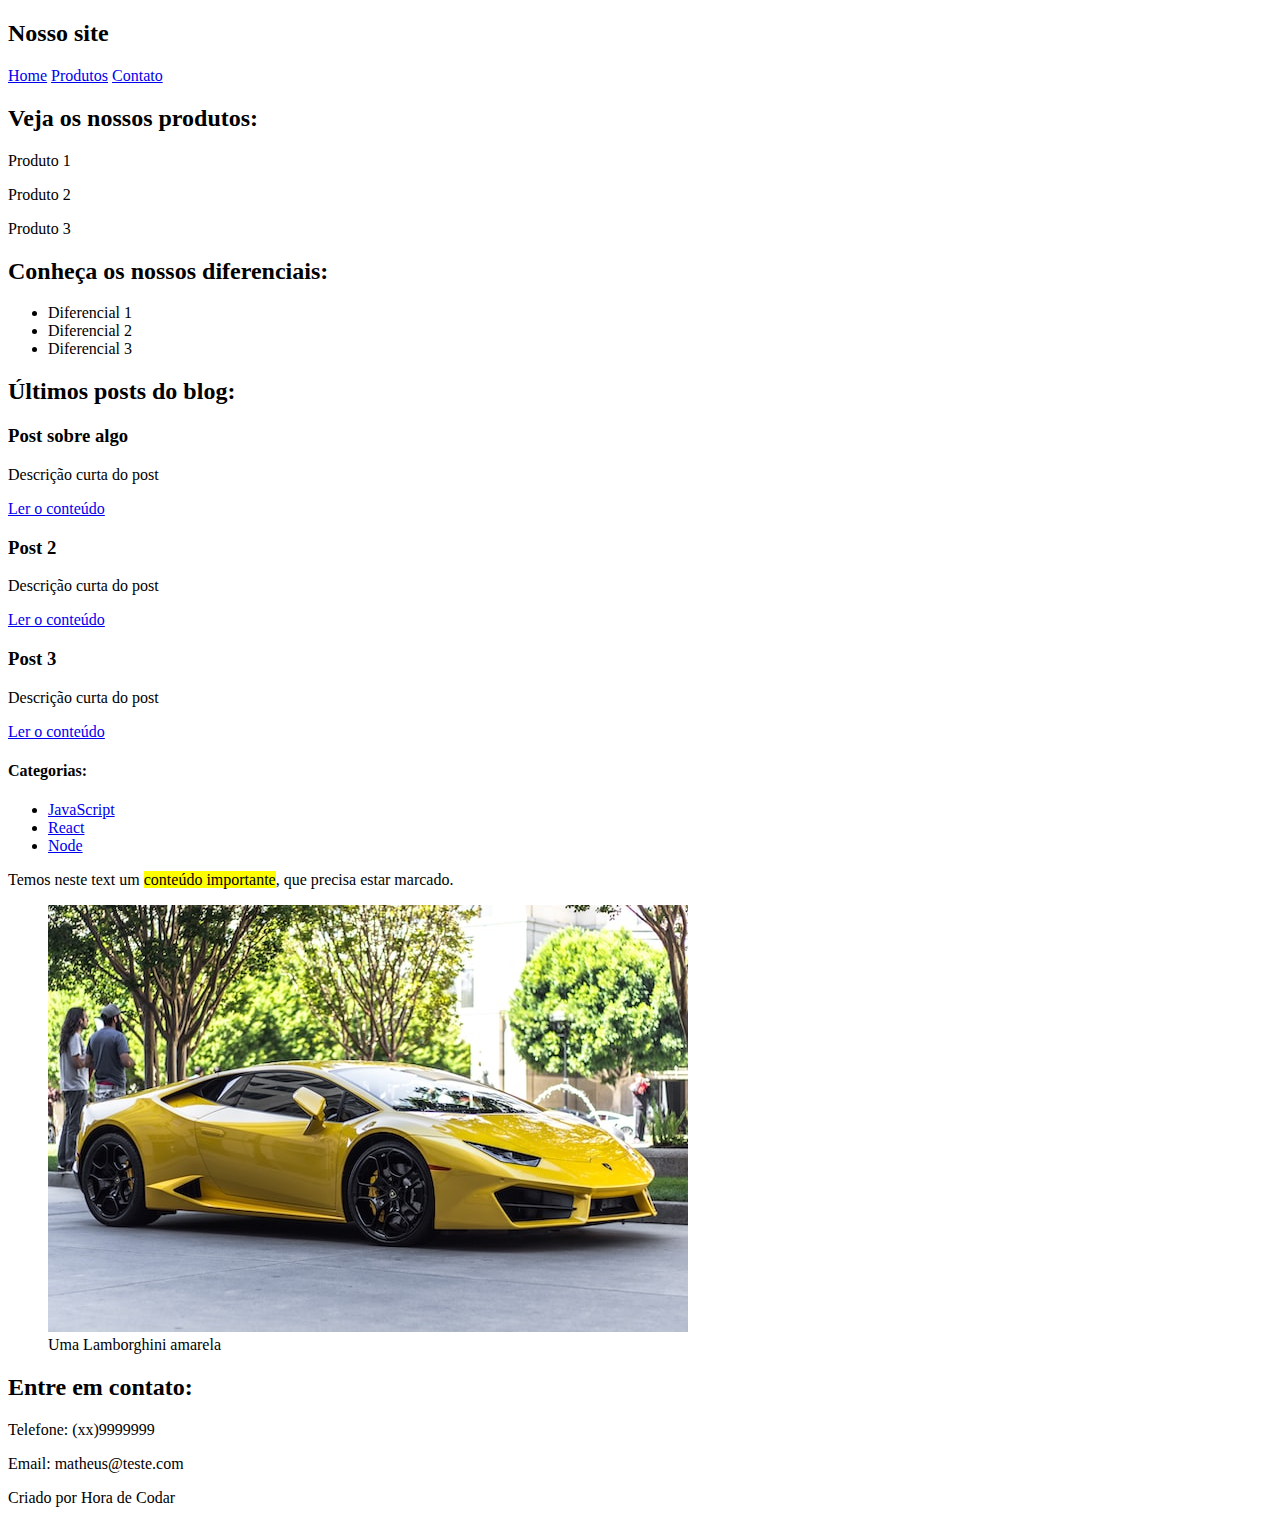
<file: 10_HTML_SEMANTICO/index.html>
<!DOCTYPE html>
<html lang="en">
  <head>
    <meta charset="UTF-8" />
    <meta http-equiv="X-UA-Compatible" content="IE=edge" />
    <meta name="viewport" content="width=device-width, initial-scale=1.0" />
    <title>HTML semântico</title>
  </head>
  <body>
    <!-- 3 - header -->
    <header>
      <h2>Nosso site</h2>
      <!-- <section>
        <a href="#">Home</a>
        <a href="#">Produtos</a>
        <a href="#">Contato</a>
      </section> -->
      <!-- 5 - nav -->
      <nav>
        <a href="#">Home</a>
        <a href="#">Produtos</a>
        <a href="#">Contato</a>
      </nav>
    </header>
    <!-- 8 - main -->
    <main>
      <!-- 1 - section -->
      <section>
        <h2>Veja os nossos produtos:</h2>
        <p>Produto 1</p>
        <p>Produto 2</p>
        <p>Produto 3</p>
      </section>
      <section>
        <h2>Conheça os nossos diferenciais:</h2>
        <ul>
          <li>Diferencial 1</li>
          <li>Diferencial 2</li>
          <li>Diferencial 3</li>
        </ul>
      </section>
      <!-- 2 - article -->
      <section>
        <h2>Últimos posts do blog:</h2>
        <article>
          <h3>Post sobre algo</h3>
          <p>Descrição curta do post</p>
          <a href="#">Ler o conteúdo</a>
        </article>
        <article>
          <h3>Post 2</h3>
          <p>Descrição curta do post</p>
          <a href="#">Ler o conteúdo</a>
        </article>
        <article>
          <h3>Post 3</h3>
          <p>Descrição curta do post</p>
          <a href="#">Ler o conteúdo</a>
        </article>
      </section>
    </main>
    <!-- 6 - aside -->
    <aside>
      <h4>Categorias:</h4>
      <ul>
        <li>
          <a href="#">JavaScript</a>
        </li>
        <li>
          <a href="#">React</a>
        </li>
        <li>
          <a href="#">Node</a>
        </li>
      </ul>
    </aside>
    <!-- 9 - mark -->
    <p>
      Temos neste text um <mark>conteúdo importante</mark>, que precisa estar
      marcado.
    </p>
    <!-- 7 - figure e figcaption -->
    <figure>
      <img src="img/lambo.jpg" alt="Lamborghini" />
      <figcaption>Uma Lamborghini amarela</figcaption>
    </figure>
    <!-- 4 - footer -->
    <footer>
      <div>
        <h2>Entre em contato:</h2>
        <p>Telefone: (xx)9999999</p>
        <p>Email: matheus@teste.com</p>
      </div>
      <p>Criado por Hora de Codar</p>
    </footer>
  </body>
</html>
</file>
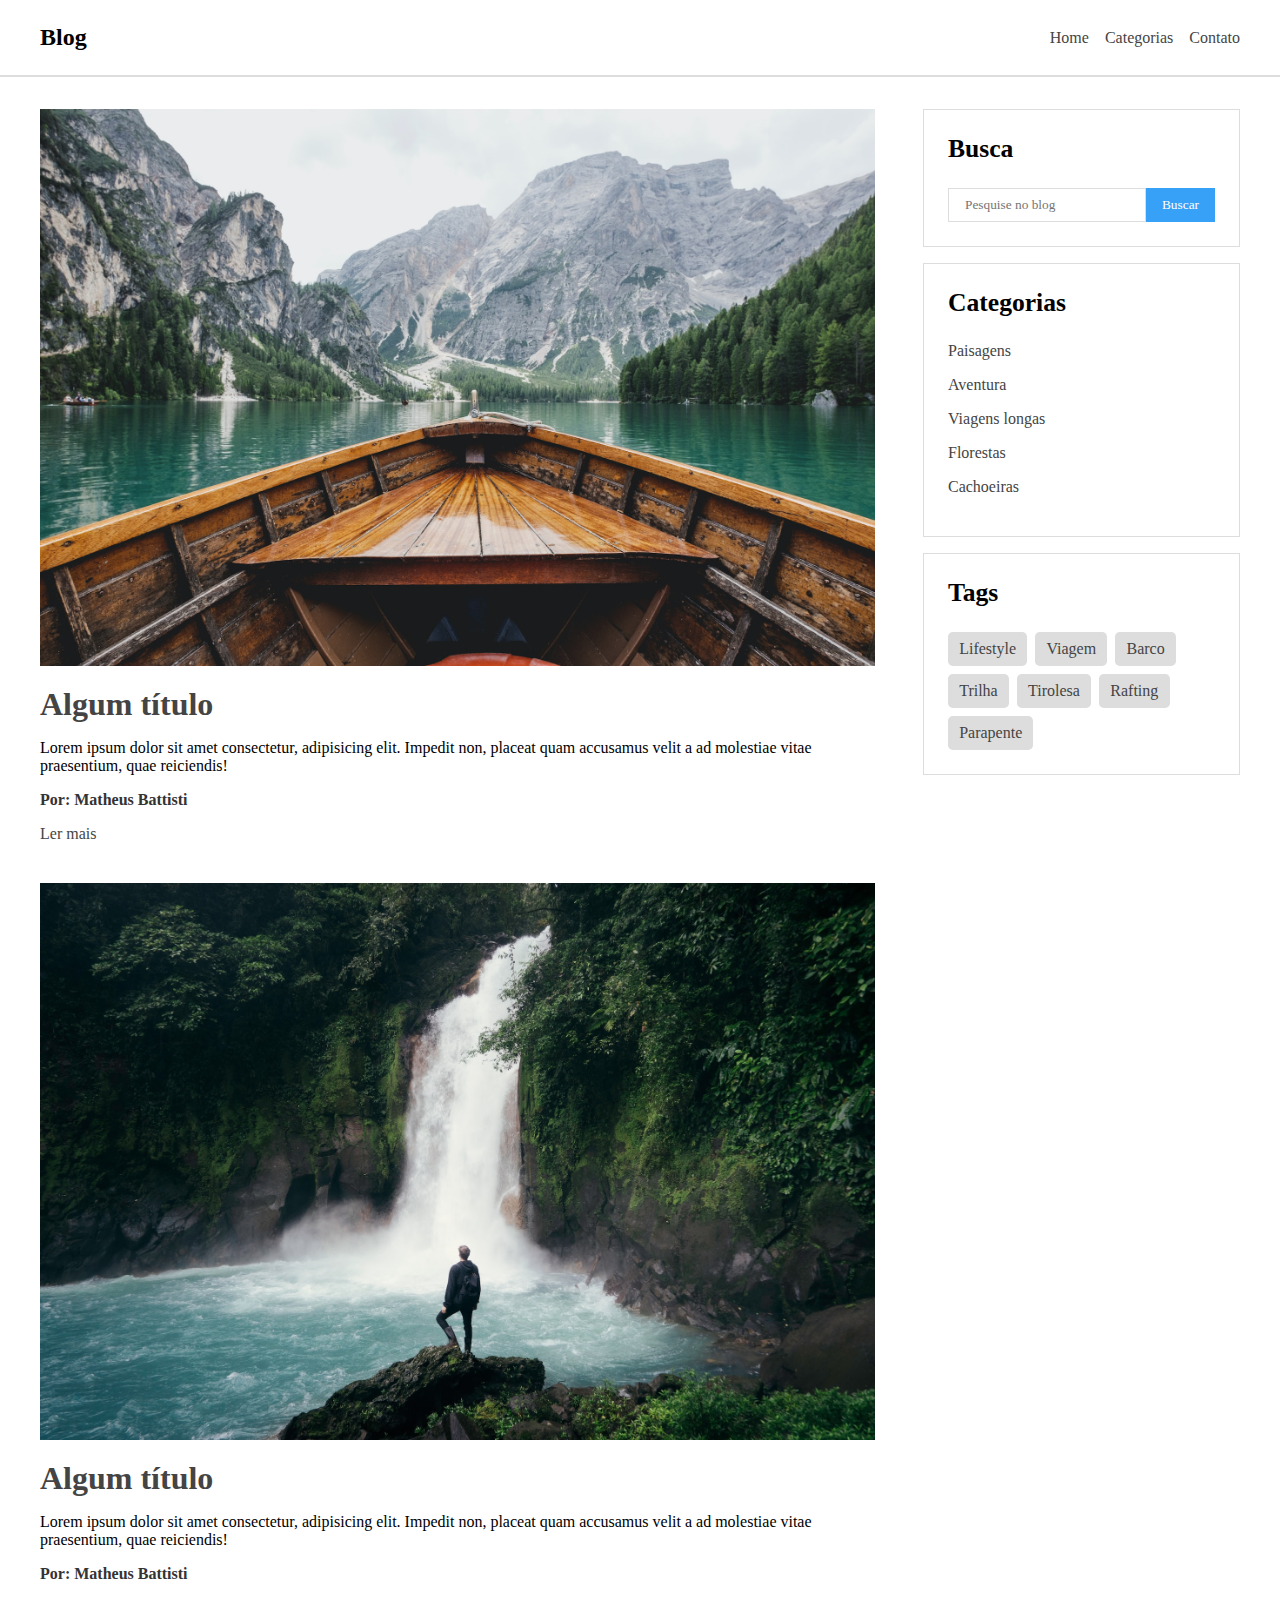
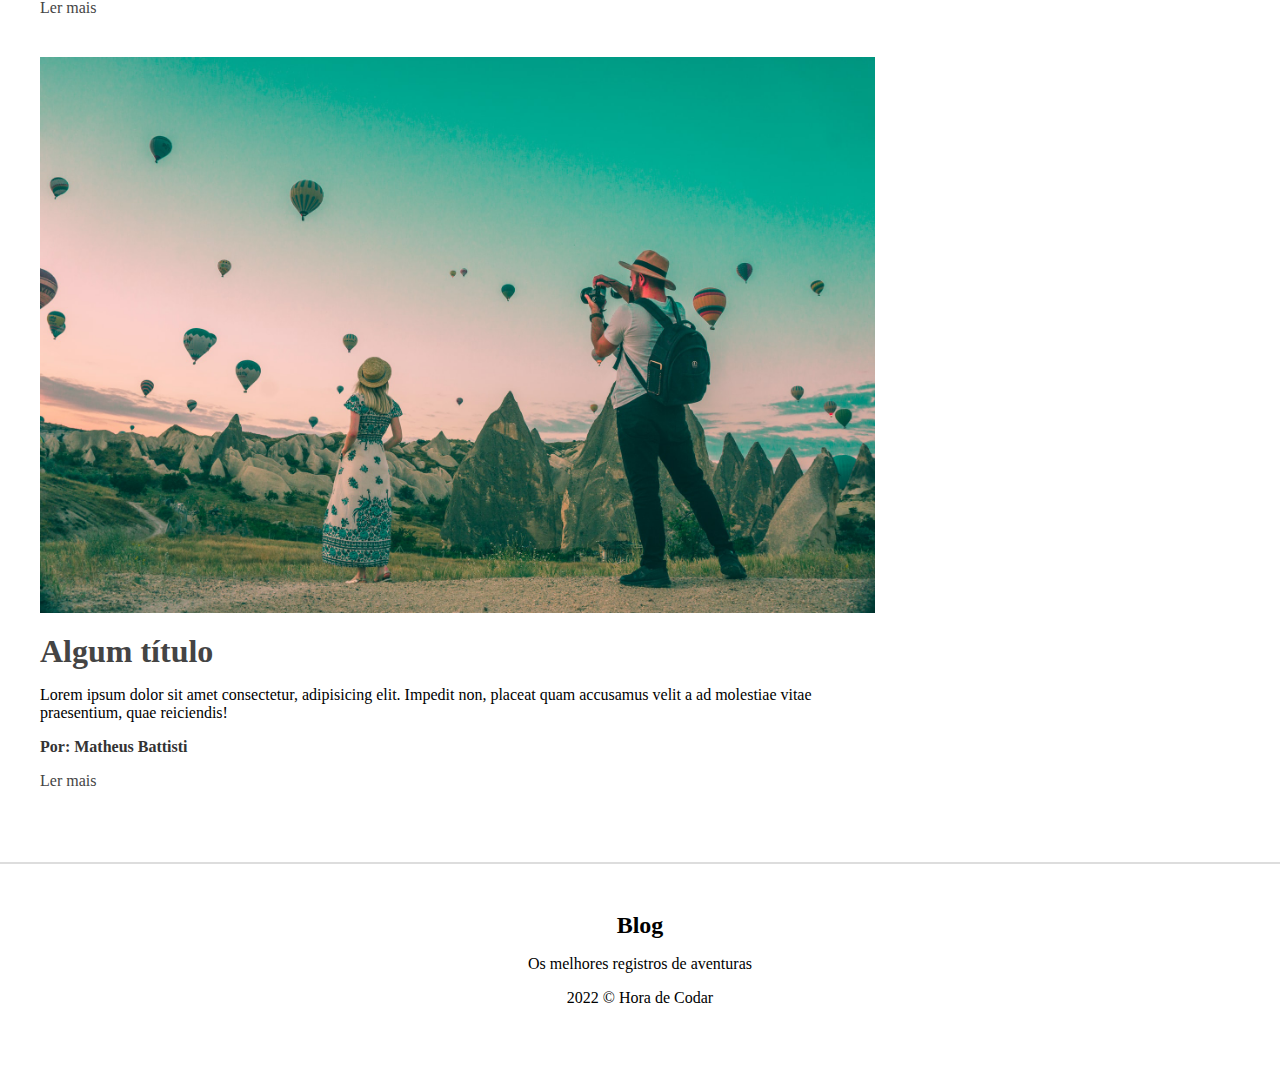
<file: 11_BLOG_COM_HTML_SEMANTICO/index.html>
<!DOCTYPE html>
<html lang="en">
  <head>
    <meta charset="UTF-8" />
    <meta http-equiv="X-UA-Compatible" content="IE=edge" />
    <meta name="viewport" content="width=device-width, initial-scale=1.0" />
    <title>Blog Semântico</title>
    <link rel="stylesheet" href="css/style.css" />
  </head>
  <body>
    <nav id="navbar">
      <div id="navbar-inner">
        <h2>Blog</h2>
        <ul id="nav-links">
          <li><a href="#">Home</a></li>
          <li><a href="#">Categorias</a></li>
          <li><a href="#">Contato</a></li>
        </ul>
      </div>
    </nav>
    <div class="container">
      <main id="posts-container">
        <article class="post">
          <img src="img/f1.jpg" alt="Passeio de barco" />
          <h3 class="title"><a href="#">Algum título</a></h3>
          <p class="description">
            Lorem ipsum dolor sit amet consectetur, adipisicing elit. Impedit
            non, placeat quam accusamus velit a ad molestiae vitae praesentium,
            quae reiciendis!
          </p>
          <p class="author">Por: Matheus Battisti</p>
          <a href="#">Ler mais</a>
        </article>
        <article class="post">
          <img src="img/f2.jpg" alt="Cachoeira" />
          <h3 class="title"><a href="#">Algum título</a></h3>
          <p class="description">
            Lorem ipsum dolor sit amet consectetur, adipisicing elit. Impedit
            non, placeat quam accusamus velit a ad molestiae vitae praesentium,
            quae reiciendis!
          </p>
          <p class="author">Por: Matheus Battisti</p>
          <a href="#">Ler mais</a>
        </article>
        <article class="post">
          <img src="img/f3.jpg" alt="Balões" />
          <h3 class="title"><a href="#">Algum título</a></h3>
          <p class="description">
            Lorem ipsum dolor sit amet consectetur, adipisicing elit. Impedit
            non, placeat quam accusamus velit a ad molestiae vitae praesentium,
            quae reiciendis!
          </p>
          <p class="author">Por: Matheus Battisti</p>
          <a href="#">Ler mais</a>
        </article>
      </main>
      <aside id="sidebar">
        <section id="search-bar">
          <h4>Busca</h4>
          <form>
            <input type="text" placeholder="Pesquise no blog" />
            <input type="submit" value="Buscar" />
          </form>
        </section>
        <section id="categories">
          <h4>Categorias</h4>
          <nav>
            <ul>
              <li><a href="#">Paisagens</a></li>
              <li><a href="#">Aventura</a></li>
              <li><a href="#">Viagens longas</a></li>
              <li><a href="#">Florestas</a></li>
              <li><a href="#">Cachoeiras</a></li>
            </ul>
          </nav>
        </section>
        <section id="tags">
          <h4>Tags</h4>
          <div id="tags-container">
            <a href="#">Lifestyle</a>
            <a href="#">Viagem</a>
            <a href="#">Barco</a>
            <a href="#">Trilha</a>
            <a href="#">Tirolesa</a>
            <a href="#">Rafting</a>
            <a href="#">Parapente</a>
          </div>
        </section>
      </aside>
    </div>
    <footer id="footer">
      <h2>Blog</h2>
      <p>Os melhores registros de aventuras</p>
      <p>2022 © Hora de Codar</p>
    </footer>
  </body>
</html>
</file>
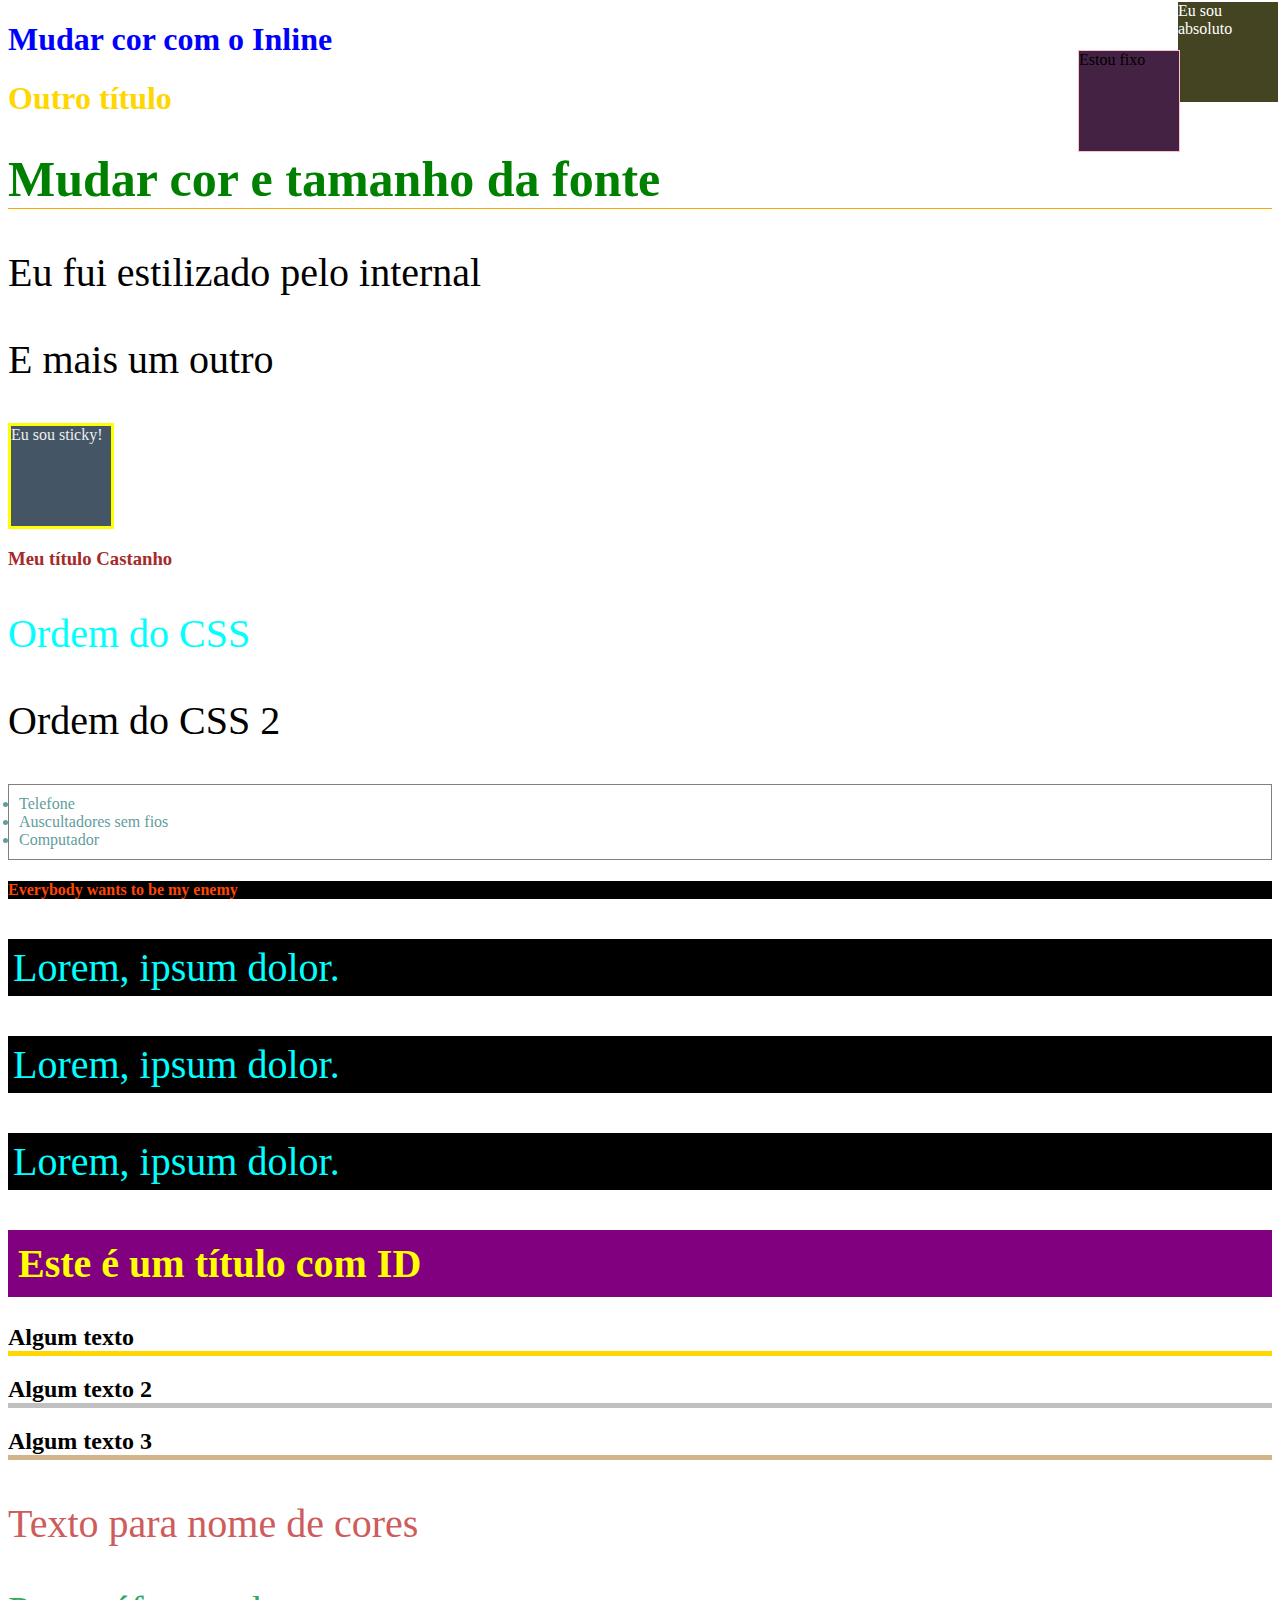
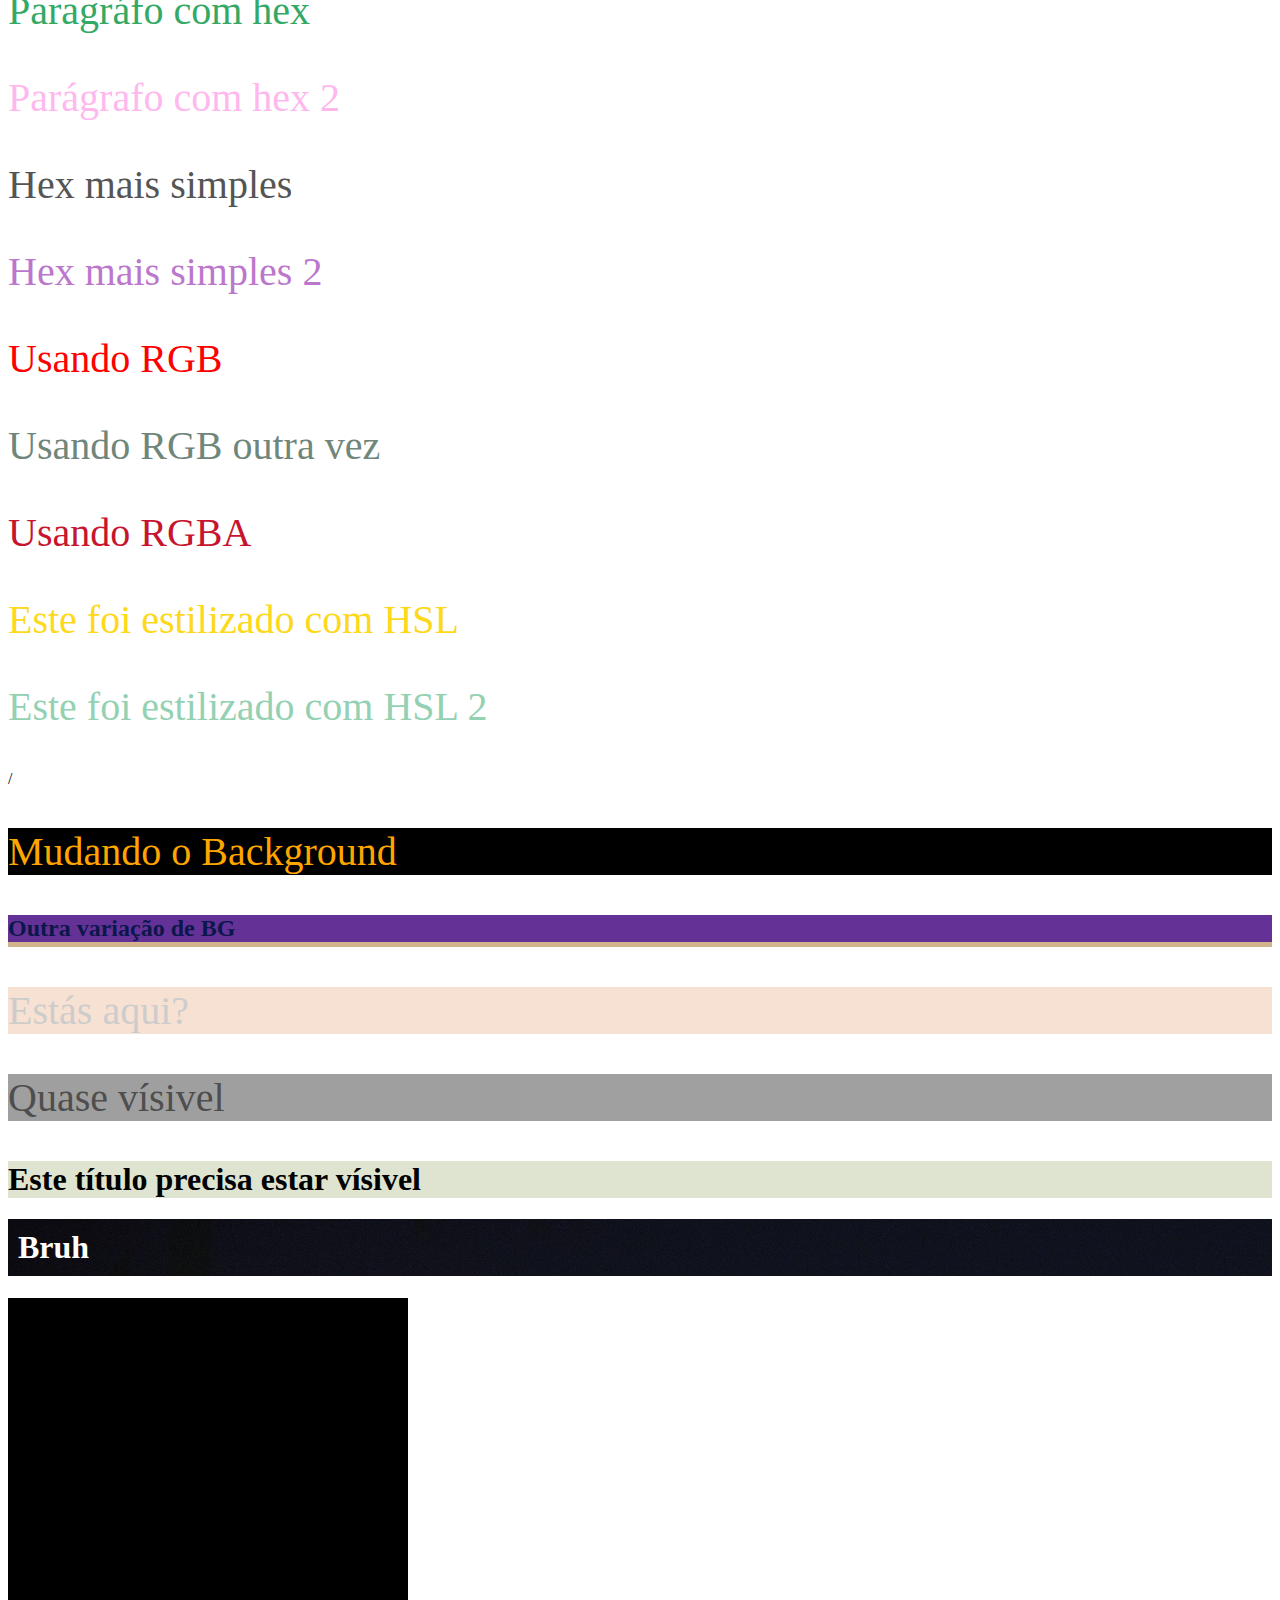
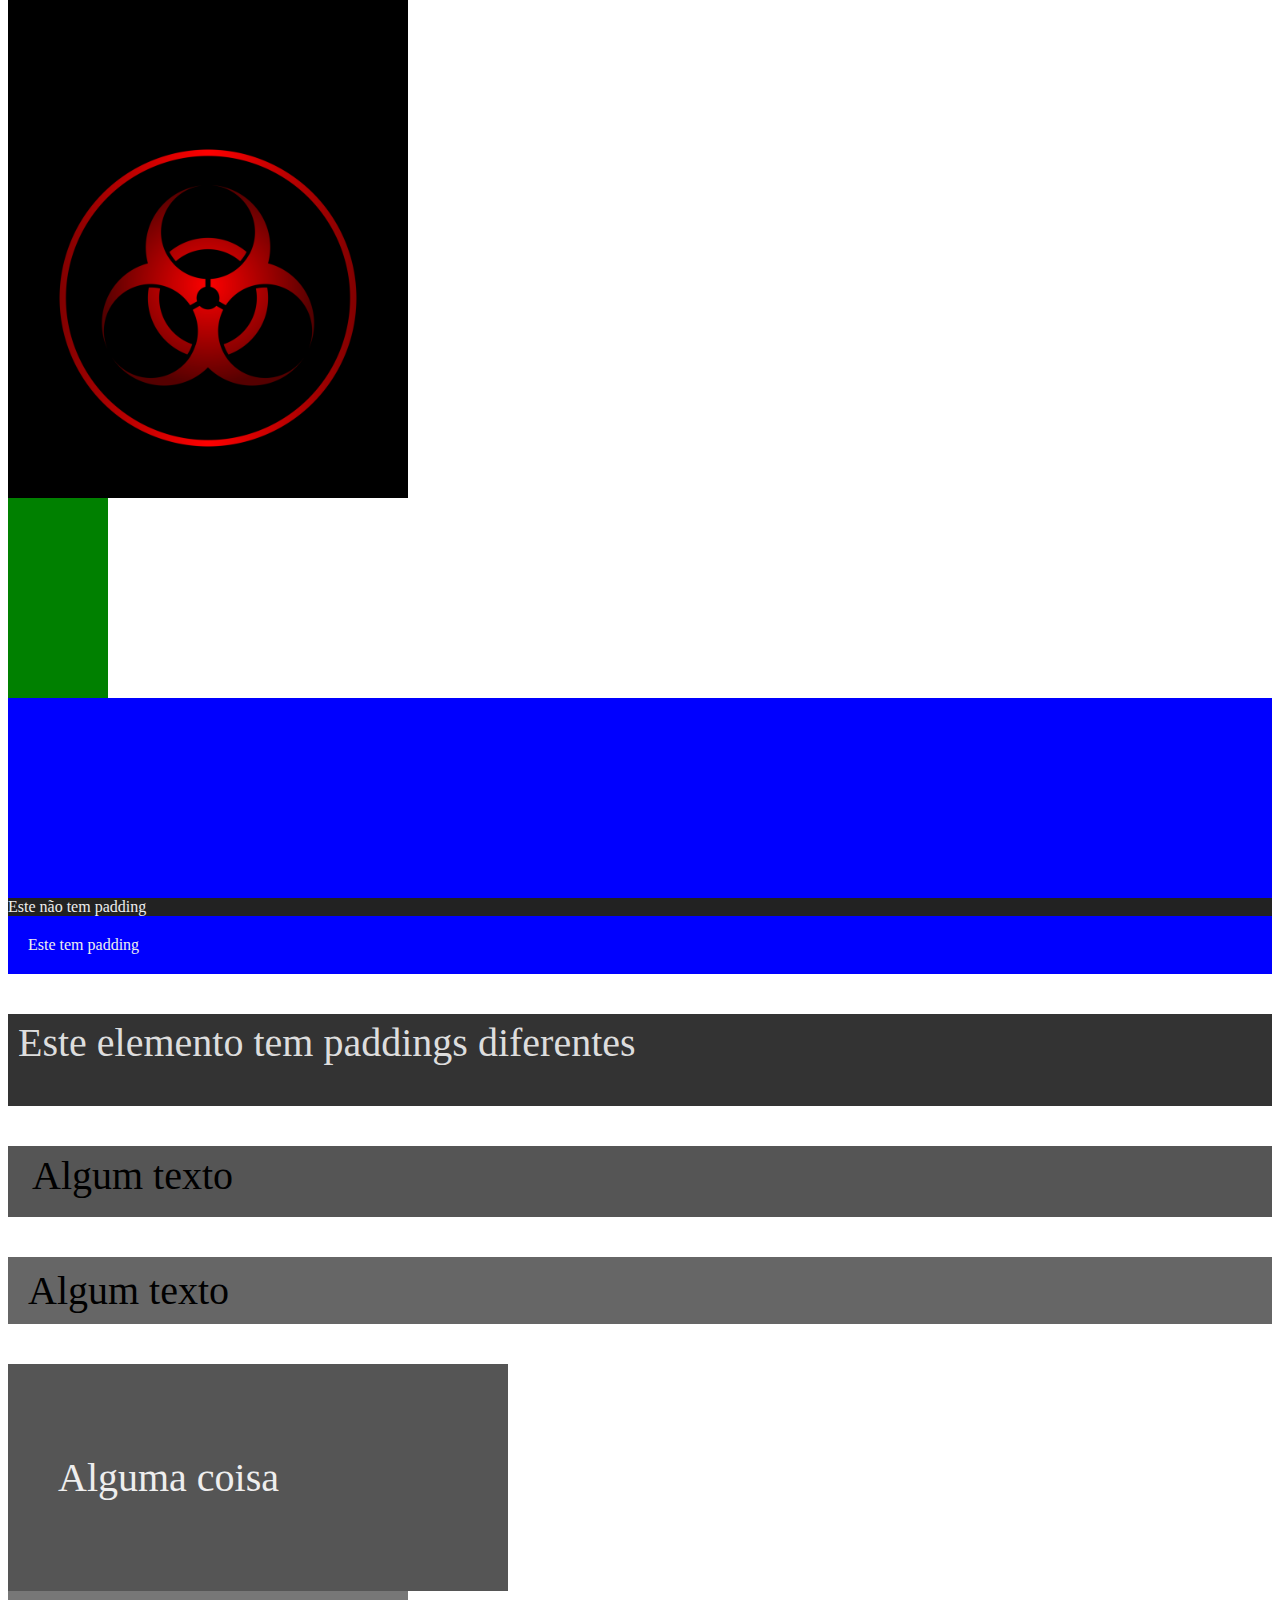
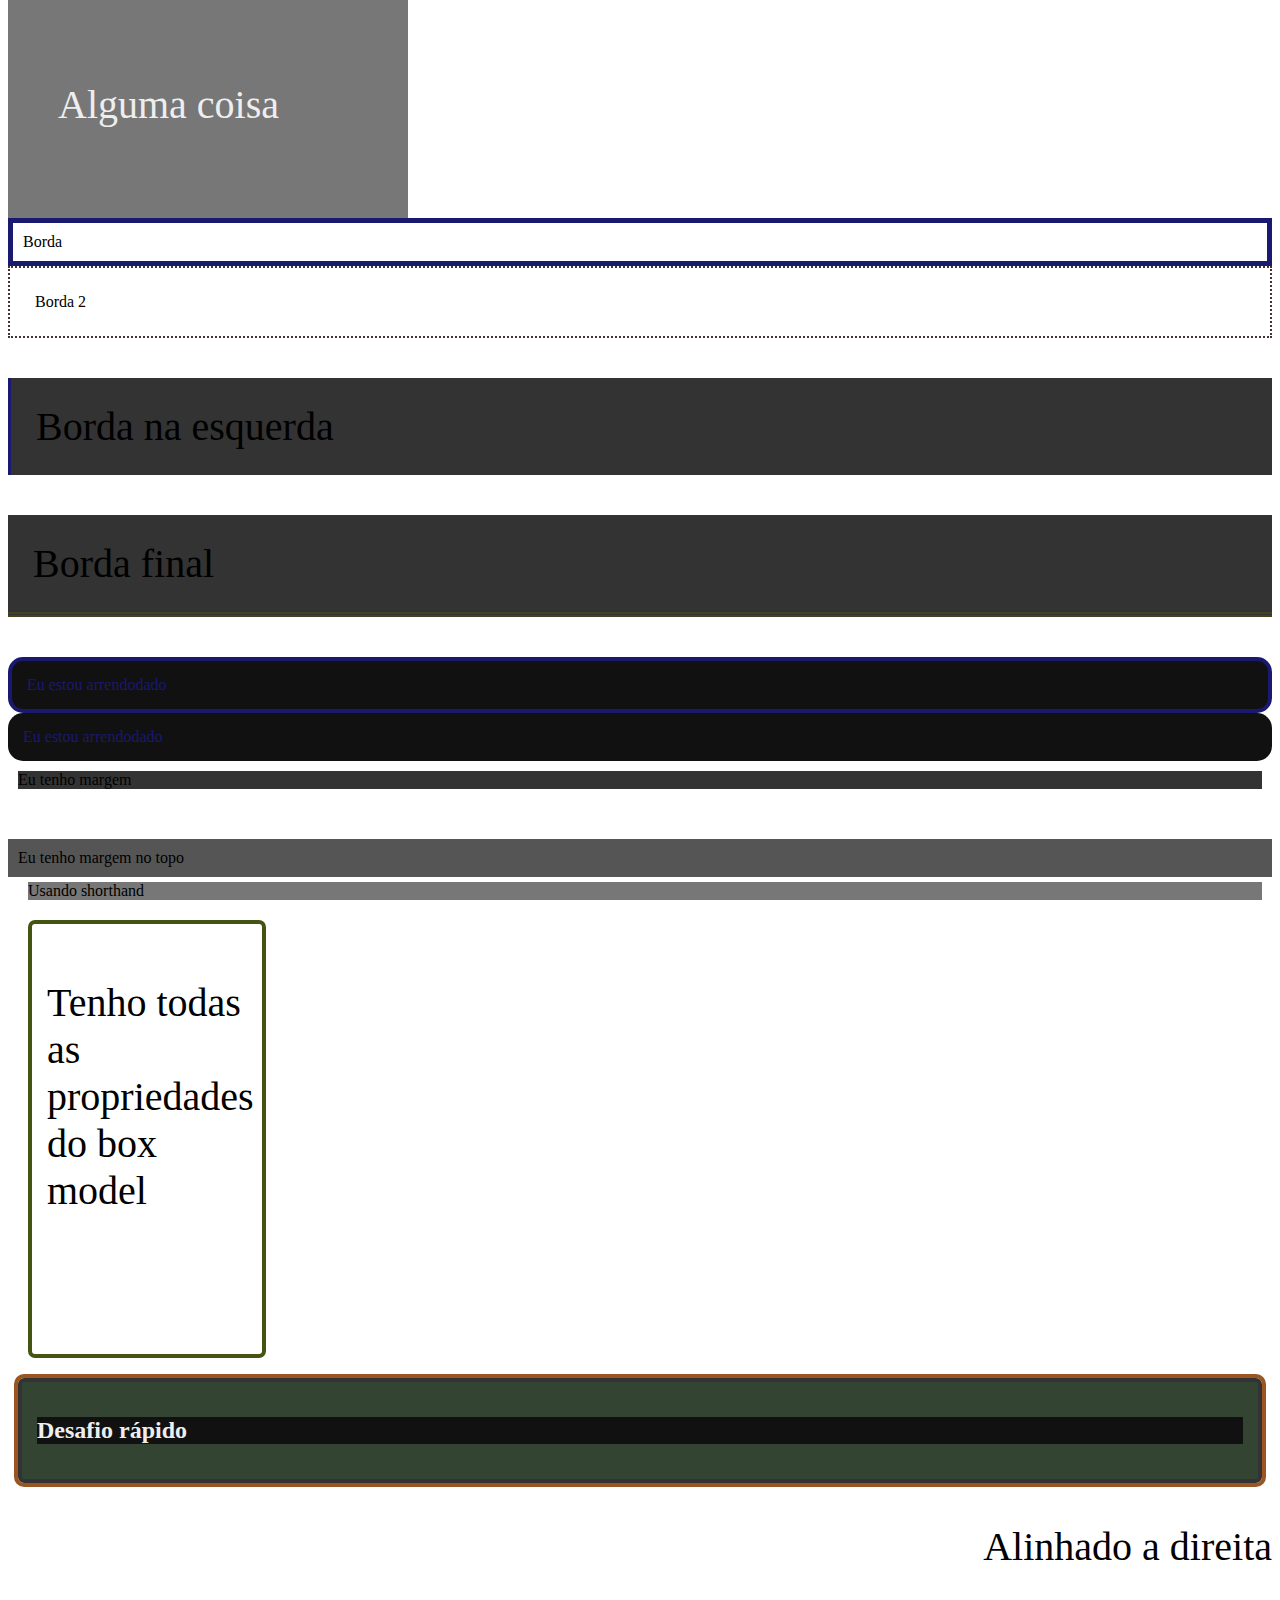
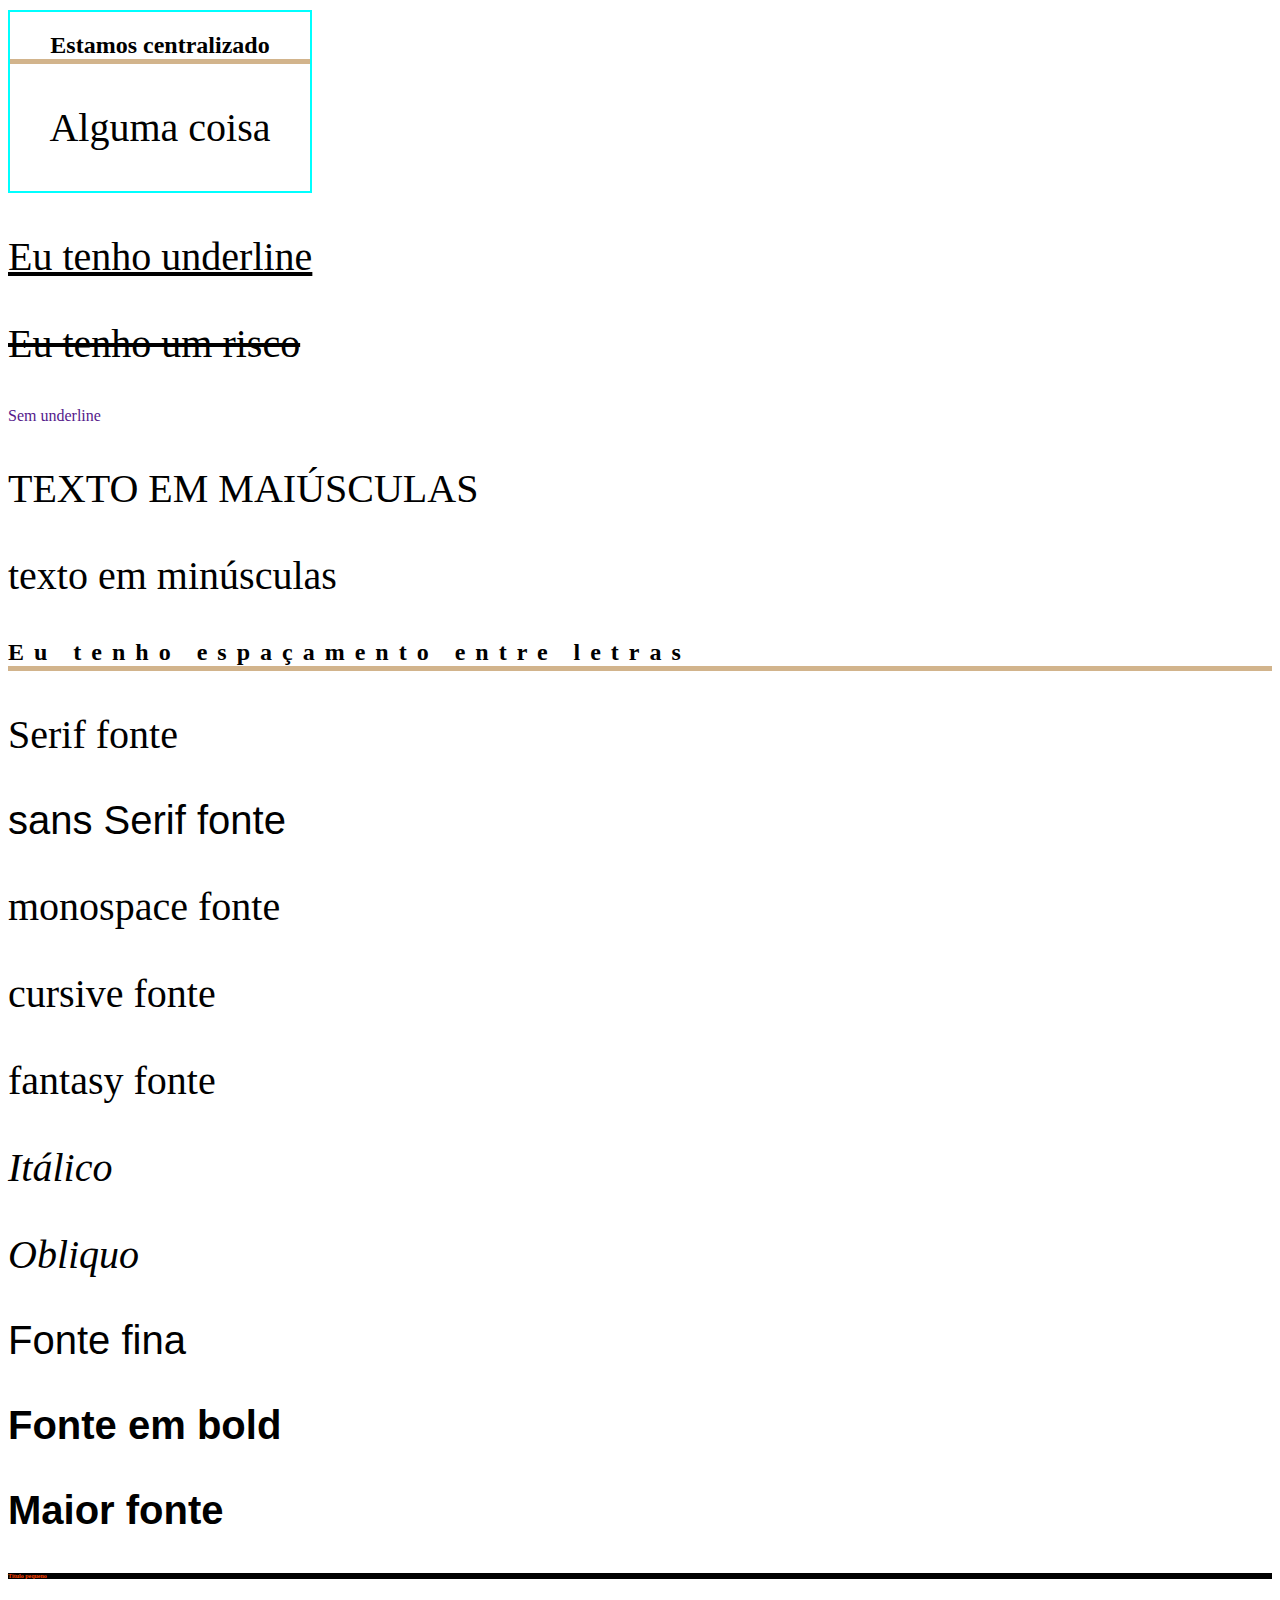
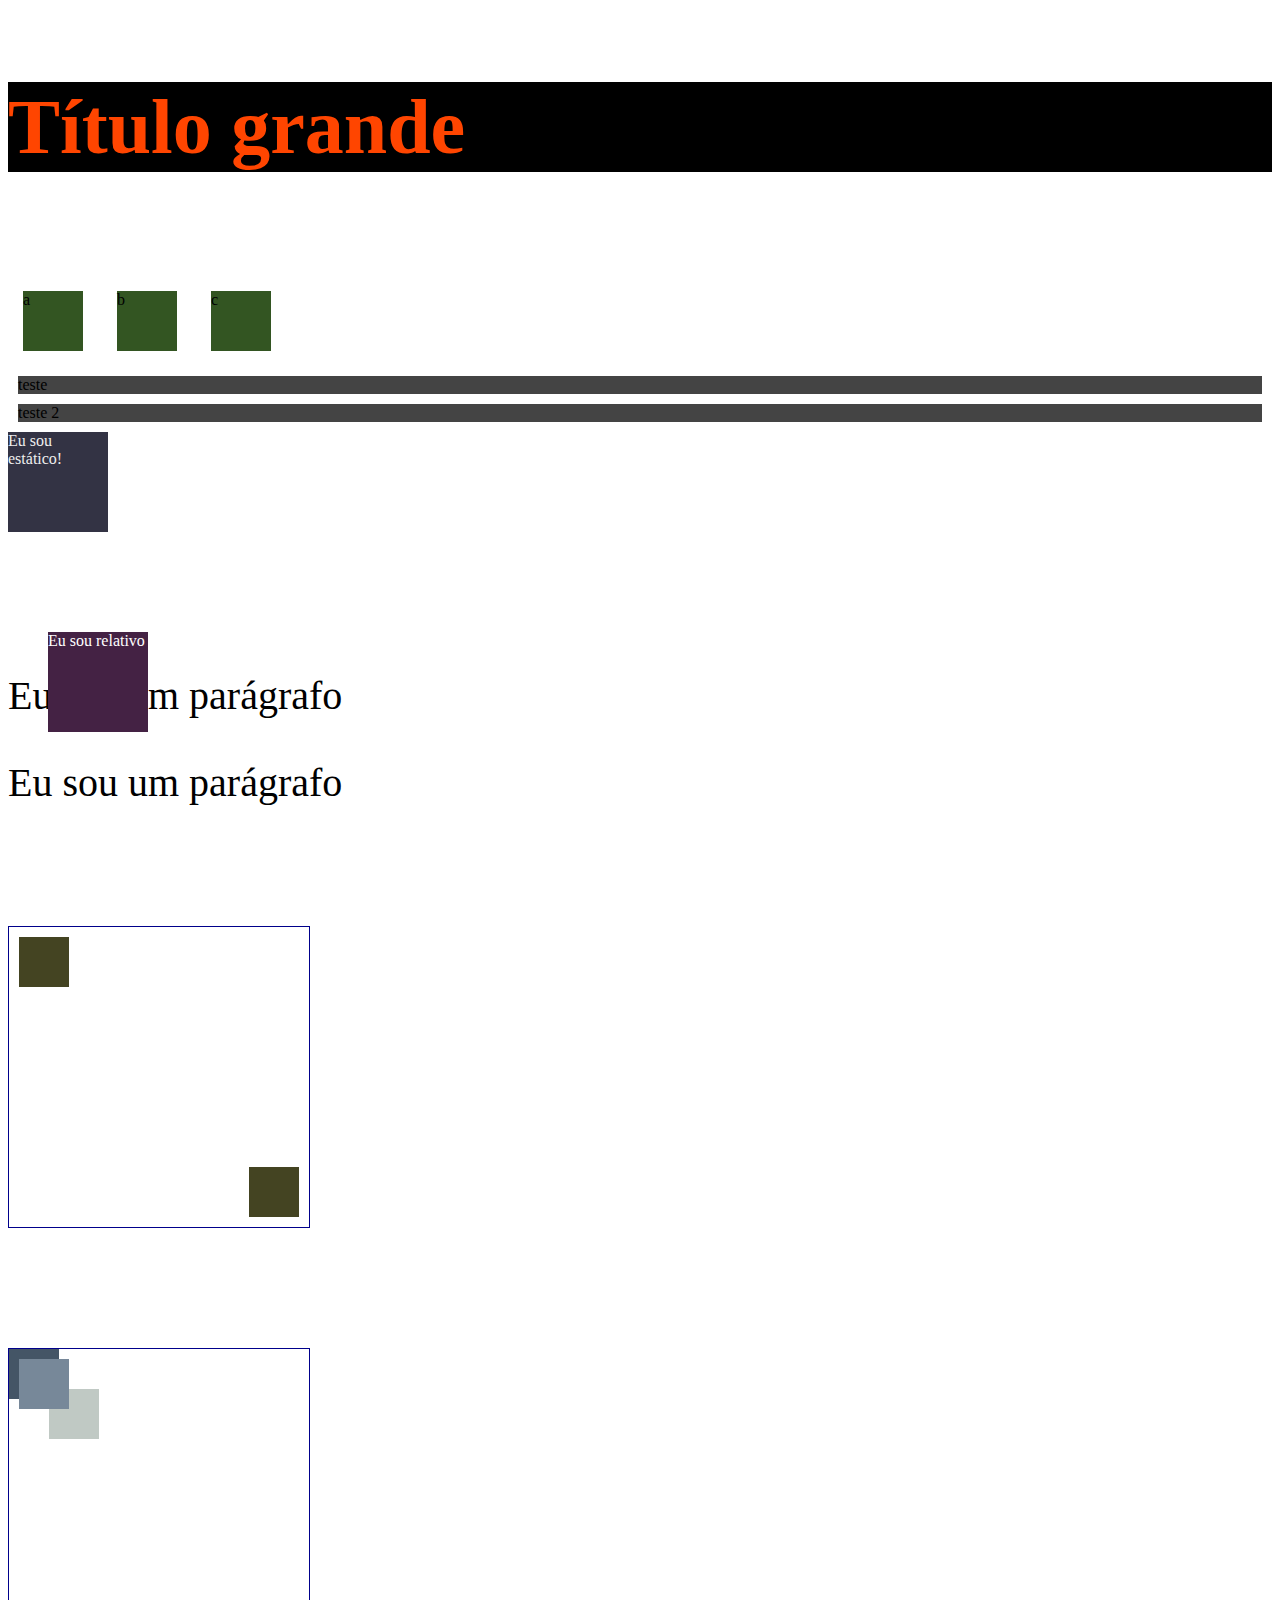
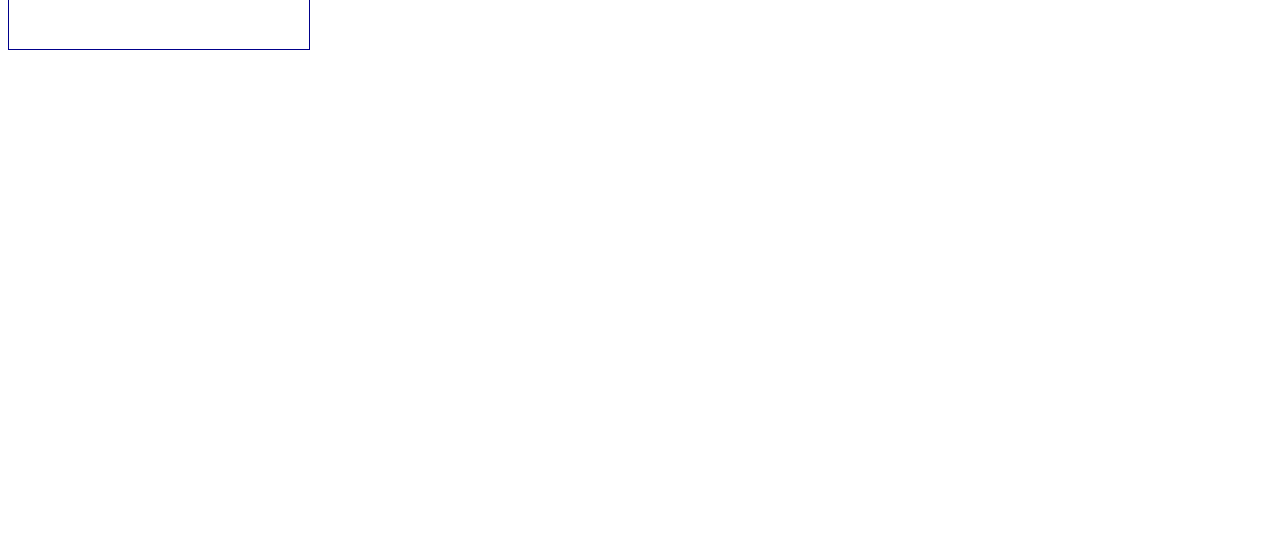
<file: 2_CSS/index.html>
<!DOCTYPE html>
<html lang="en">
<head>
    <meta charset="UTF-8">
    <meta http-equiv="X-UA-Compatible" content="IE=edge">
    <meta name="viewport" content="width=device-width, initial-scale=1.0">
    <title>CSS</title>

    <!-- Internal CSS -->
    <style>
    p{
       /* color: silver;*/
        font-size: 40px;
    }
    </style>

    <!-- External CSS -->
    <!-- Cascading Style Sheets-->
    <link rel="stylesheet" href="css/style.css">
    <link rel="stylesheet" href="css/lists.css">
    <link rel="stylesheet" href="css/title.css">

</head>
<body>
    <!-- Inline CSS -->
    <h1 style="color: blue;">Mudar cor com o Inline</h1>
    <h1 style="color: gold;">Outro título</h1>

    <!-- Múltiplas Regras -->
    <h1 style="color: green; font-size: 50px; border-bottom: 1px solid orange;">
        Mudar cor e tamanho da fonte
    </h1>

    <!-- Internal CSS -->
    <p>Eu fui estilizado pelo internal</p>
    <p>E mais um outro</p>

    <!-- Sticky -->
    <div class="sticky">
        <span>Eu sou sticky!</span>
    </div>
  
    <!-- External CSS -->
    <h3>Meu título Castanho</h3>

    <!-- Ordem do CSS -->
    <p style="color: aqua;">Ordem do CSS</p>
    <p>Ordem do CSS 2</p>

    <!-- Multiplos CSS -->
    <ul>
        <li>Telefone</li>
        <li>Auscultadores sem fios</li>
        <li>Computador</li>
    </ul> 
     <!-- Desafio 2 -->
     <h4>Everybody wants to be my enemy</h4>

     <!-- Classes -->
    <p class="paragraph">Lorem, ipsum dolor.</p>
    <p class="paragraph">Lorem, ipsum dolor.</p>
    <p class="paragraph">Lorem, ipsum dolor.</p>

    <!-- Id -->
    <h1 id="exclusive-title">Este é um título com ID</h1>

    <!-- Multiplas regras ou Ordem do CSS -->
    <h2 id="Algum-título" class="título">Algum texto</h2>
    <h2 class="título">Algum texto 2</h2>
    <h2>Algum texto 3</h2>

    <!-- Nomde de Cor-->
    <p class="color-name">Texto para nome de cores</p>

    <!-- Hex -->
    <p class="hex">Paragráfo com hex </p>
    <p class="hex-2">Parágrafo com hex 2</p>

    <!-- Mais sobre o Hex -->
    <p class="simple-hex">Hex mais simples</p>
    <p class="simple-hex-2">Hex mais simples 2</p>

    <!-- RGB -->
    <p class="rgb">Usando RGB</p>
    
    <p class="mixed-rgb">Usando RGB outra vez</p>

    <!-- RGBA -->
    <p class="rgba">Usando RGBA</p>

    <!-- HSL -->
    <p class="hsl">Este foi estilizado com HSL</p>

    <p class="hsl-2">Este foi estilizado com HSL 2</p>/

    <!-- Background-color -->
    <p class="bg">Mudando o Background</p>
    <h2 class="bg-2">Outra variação de BG</h2>

    <!-- Opacidade -->
    <div class="bg-opacity">
        <p>Estás aqui?</p>
    </div>

    <div class="bg-opacity-2">
        <p>Quase vísivel</p>
    </div>

    <!-- RGBA com Opacidade -->
    <div class="rgba-opacity">
        <h1>Este título precisa estar vísivel</h1>
    </div>

    <!-- Background com Imagem -->
    <h1 class="bg-imagem">Bruh</h1>

    <!-- Centralizar img de bg -->
    <div class="not-centered-bg"></div>
    <div class="centered-bg"></div>

    <!-- Largura e altura -->
    <div class="height-width"></div>
    <div class="height-width-2"></div>

    <!-- Padding -->
    <div class="without-padding">Este não tem padding</div>
    <div class="padding">Este tem padding</div>

    <!-- Padding Individual -->
    <p class="padding-individual">Este elemento tem paddings diferentes</p>

    <!-- Shorthand Padding -->
    <p class="shorthand-padding">Algum texto</p>
    <p class="shorthand-padding-2">Algum texto</p>

    <!-- Padding e Width -->
    <div class="without-border-box">
    <p>Alguma coisa</p>
    </div> 
    <div class="border-box">
    <p>Alguma coisa</p>
    </div>
  
   <!-- Border -->
   <div class="border">Borda</div>
   <div class="border-2">Borda 2</div>

   <!-- Borda Individual -->
   <p class="border-left">Borda na esquerda</p>
   <p class="border-bottom">Borda final</p>

   <!-- Borda Arrendodada -->
   <div class="rounded-p">Eu estou arrendodado</div>
   <div class="rounded-p-2">Eu estou arrendodado</div>

   <!-- Margem -->
   <div class="margin">Eu tenho margem</div>
   <div class="margin-top">Eu tenho margem no topo</div>
   <div class="margin-shorthand">Usando shorthand</div>

   <!-- Box Model -->
   <div class="box-model">
    <p>Tenho todas as propriedades do box model</p>
   </div>

   <!-- Desafio 3 -->
   <div id="desafio">
    <h2 class="desafio-texto">Desafio rápido</h2>
   </div>

   <!-- Text Aligment -->
   <p class="text-aligment">Alinhado a direita</p>
   <div class="container-center">
    <h2>Estamos centralizado</h2>
    <p>Alguma coisa</p>
   </div>

   <!-- Text Decoration -->
   <p class="underline">Eu tenho underline</p>
   <p class="line-through">Eu tenho um risco</p>
   <a href="" class="remove-underline">Sem underline</a>

   <!-- Text Transform -->
   <p class="upper">Texto em maiúsculas</p>
   <p class="lower">Texto em minúsculas</p>

   <!-- Espaçamento de letras -->
   <h2 class="spacing">Eu tenho espaçamento entre letras</h2>

  <!-- Fonte das letras -->
   <p class="serif">Serif fonte</p>
   <p class="sans-serif"> sans Serif fonte</p>
   <p class="monospace">monospace fonte</p>
   <p class="cursive">cursive fonte</p>
   <p class="fantasy">fantasy fonte</p>

   <!-- Estilo de fonte -->
   <p class="italic">Itálico</p>
   <p class="oblique">Obliquo</p>

   <!-- Font Weight -->
   <p class="thin">Fonte fina</p>
   <p class="bold">Fonte em bold</p>
   <p class="bolder">Maior fonte</p>

   <!-- Tamanho da fonte -->
   <h4 class="small">Título pequeno</h4>
   <h4 class="big">Título grande</h4>

   <!-- Display -->
   <div class="inline-box">a</div>
   <div class="inline-box">b</div>
   <div class="inline-box">c</div>
   <span class="block">teste</span>
   <span class="block">teste 2</span>

   <!-- Escondendo Elementos -->
   <p class="invisible">Encontre se puder</p>

   <!-- Static -->
   <div class="static">
    <span>Eu sou estático!</span>
   </div>

   <!-- Relative -->
   <div class="relative">
    <span>Eu sou relativo</span>
   </div>
   <p>Eu sou um parágrafo</p>

   <!-- Absolute -->
   <div class="absolute">
    <span>Eu sou absoluto</span>
   </div>
   <p>Eu sou um parágrafo</p>

   <!-- Relative com Absolute -->
   <div class="relative-container">
    <div class="absolute-1"></div>
    <div class="absolute-2"></div>
   </div>

   <!-- Fixed -->
   <div class="fixed">
        <span>Estou fixo</span>
   </div>

   <!-- Z-Index -->
   <div class="relative-container">
    <div class="absolute-3"></div>
    <div class="absolute-4"></div>
    <div class="absolute-5"></div>
  </div>
</body>
</html>
</file>
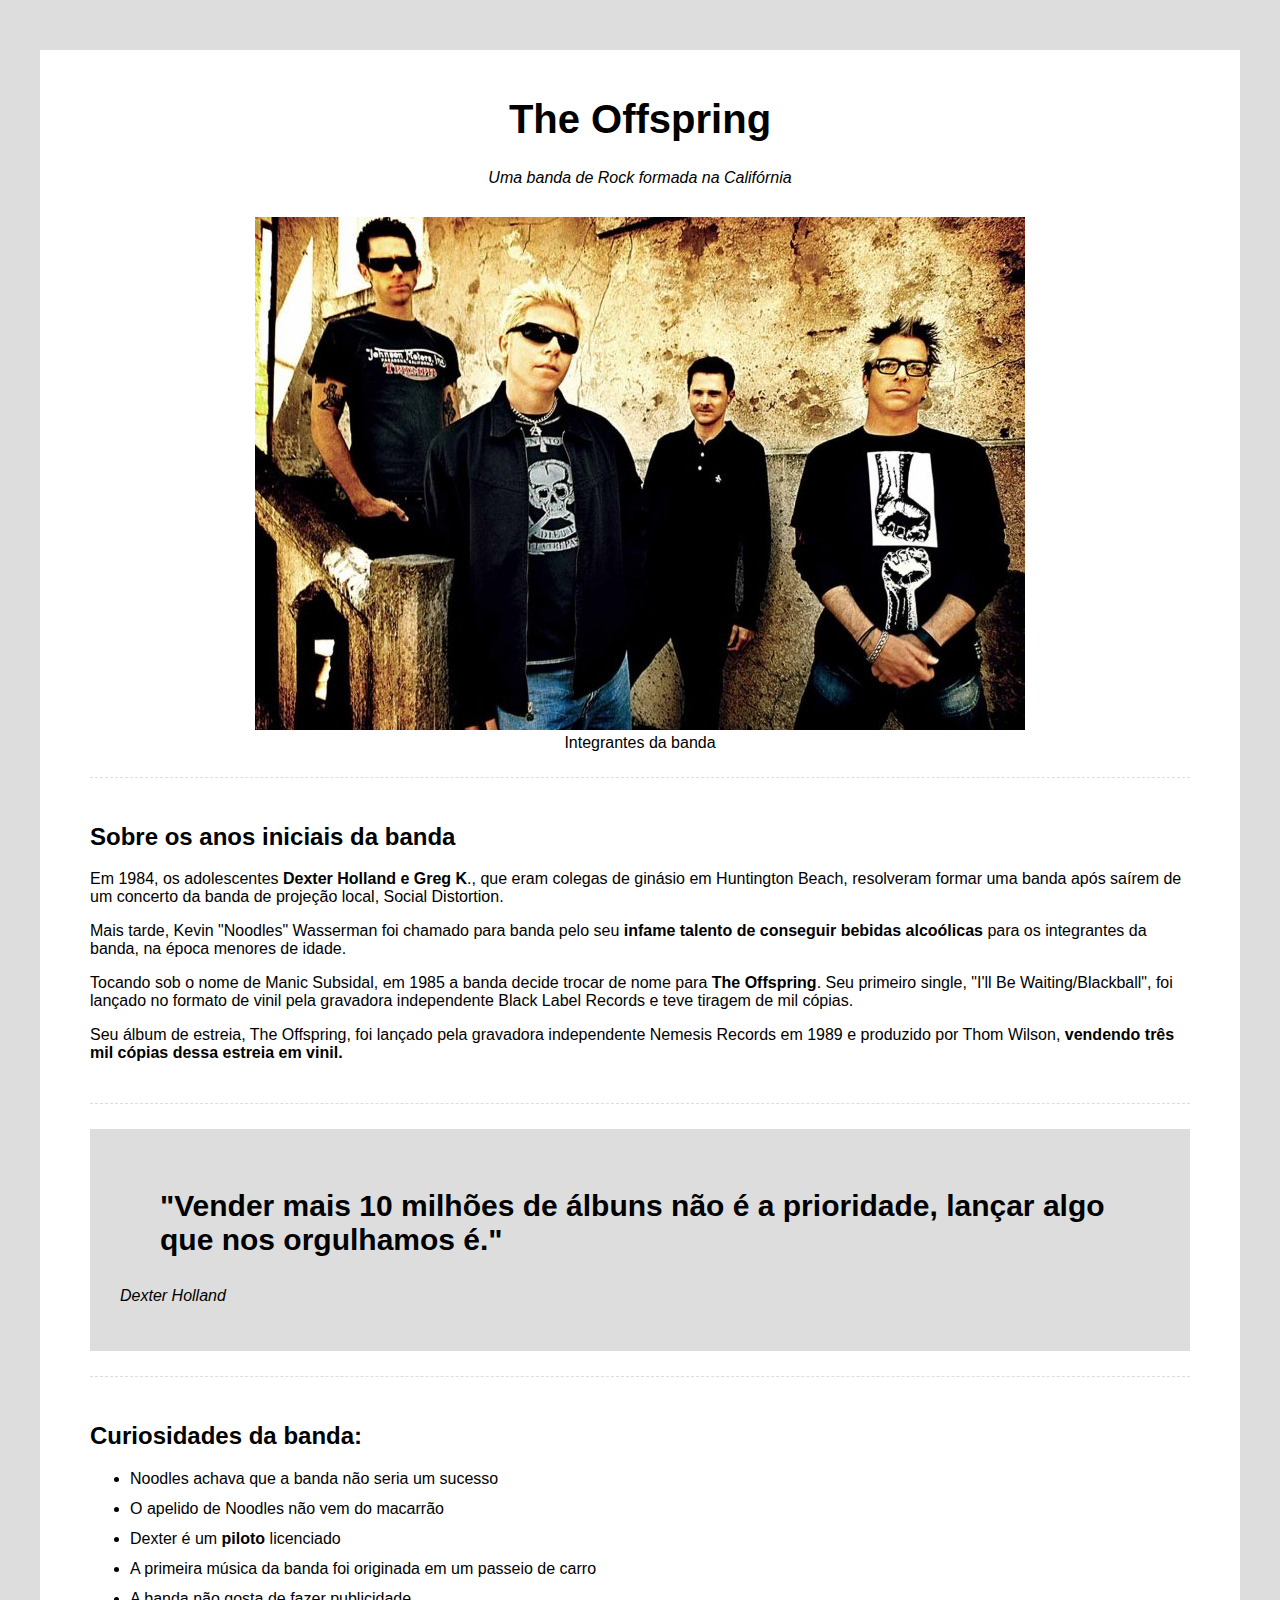
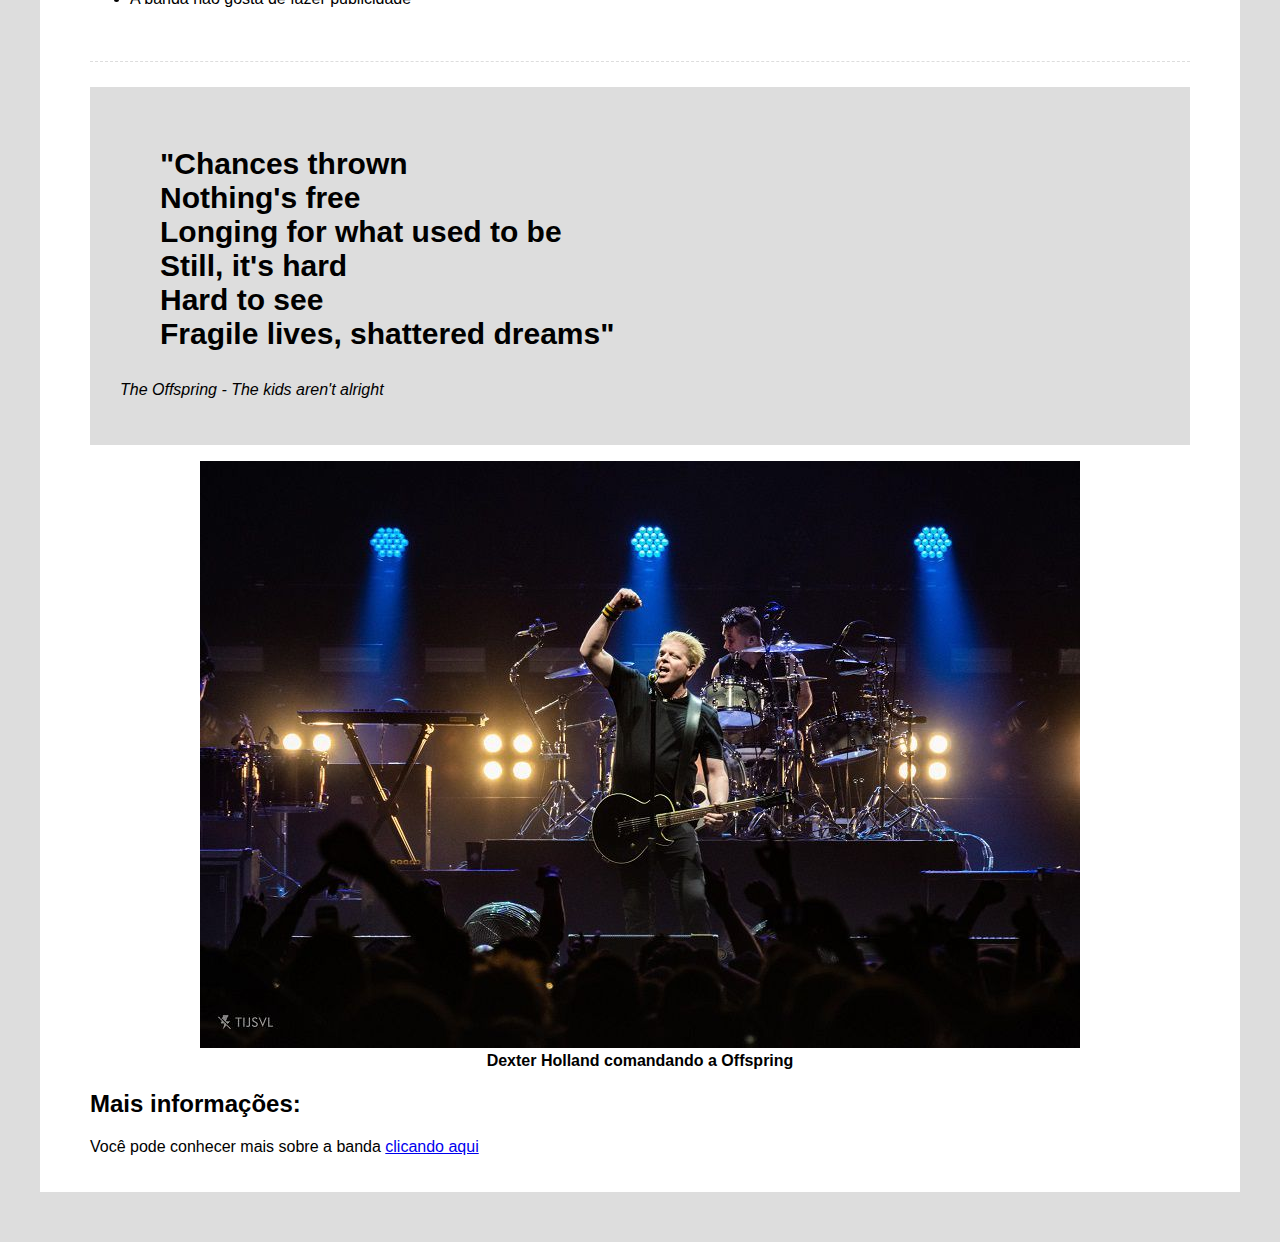
<file: 3_TRIBUTO/index.html>
<!DOCTYPE html>
<html lang="en">
<head>
    <meta charset="UTF-8">
    <meta http-equiv="X-UA-Compatible" content="IE=edge">
    <meta name="viewport" content="width=device-width, initial-scale=1.0">
    <title>Tributo: The Offspring</title>

    <link rel="stylesheet" href="css/style.css">
</head>
<body>
    <div class="container">
        <!-- Cabeçalho -->
        <div class="header">
          <h1 class="main-title">The Offspring</h1>
          <p class="main-paragraph">Uma banda de Rock formada na Califórnia</p>
        </div>
        <!-- Imagem de destaque -->
        <div class="featured-image">
          <figure>
            <img src="img/offspring_1.jpg" alt="A banda The Offspring" />
            <figcaption>Integrantes da banda</figcaption>
          </figure>
        </div>
        <!-- Biografia -->
        <div class="biography-container">
          <h2>Sobre os anos iniciais da banda</h2>
          <p>
            Em 1984, os adolescentes
            <span class="bold">Dexter Holland e Greg K</span>., que eram colegas
            de ginásio em Huntington Beach, resolveram formar uma banda após
            saírem de um concerto da banda de projeção local, Social Distortion.
          </p>
          <p>
            Mais tarde, Kevin "Noodles" Wasserman foi chamado para banda pelo seu
            <span class="bold"
              >infame talento de conseguir bebidas alcoólicas</span
            >
            para os integrantes da banda, na época menores de idade.
          </p>
          <p>
            Tocando sob o nome de Manic Subsidal, em 1985 a banda decide trocar de
            nome para <span class="bold">The Offspring</span>. Seu primeiro
            single, "I'll Be Waiting/Blackball", foi lançado no formato de vinil
            pela gravadora independente Black Label Records e teve tiragem de mil
            cópias.
          </p>
          <p>
            Seu álbum de estreia, The Offspring, foi lançado pela gravadora
            independente Nemesis Records em 1989 e produzido por Thom Wilson,
            <span class="bold">
              vendendo três mil cópias dessa estreia em vinil.</span
            >
          </p>
        </div>
        <!-- Container de citação -->
        <div class="quotes-container">
          <blockquote>
            "Vender mais 10 milhões de álbuns não é a prioridade, lançar algo que
            nos orgulhamos é."
          </blockquote>
          <p>Dexter Holland</p>
        </div>
        <!-- Curiosidades -->
        <div class="curiosities-container">
          <h2>Curiosidades da banda:</h2>
          <ul>
            <li>Noodles achava que a banda não seria um sucesso</li>
            <li>O apelido de Noodles não vem do macarrão</li>
            <li>Dexter é um <span class="bold">piloto</span> licenciado</li>
            <li>
              A primeira música da banda foi originada em um passeio de carro
            </li>
            <li>A banda não gosta de fazer publicidade</li>
          </ul>
        </div>
        <!-- Segunda citação -->
        <div class="quotes-container">
          <blockquote>
            "Chances thrown <br />
            Nothing's free <br />
            Longing for what used to be <br />
            Still, it's hard <br />
            Hard to see <br />
            Fragile lives, shattered dreams"
          </blockquote>
          <p>The Offspring - The kids aren't alright</p>
        </div>
        <!-- Segunda imagem -->
        <div class="img-bold">
          <figure>
            <img src="img/offspring_2.jpeg" alt="The Offspring em um show" />
            <figcaption>Dexter Holland comandando a Offspring</figcaption>
          </figure>
        </div>
        <!-- Mais informações -->
        <div class="moreinfo-container">
          <h2>Mais informações:</h2>
          <p>
            Você pode conhecer mais sobre a banda
            <a href="https://pt.wikipedia.org/wiki/The_Offspring"
              >clicando aqui</a
            >
          </p>
        </div>
      </div>
</body>
</html>
</file>
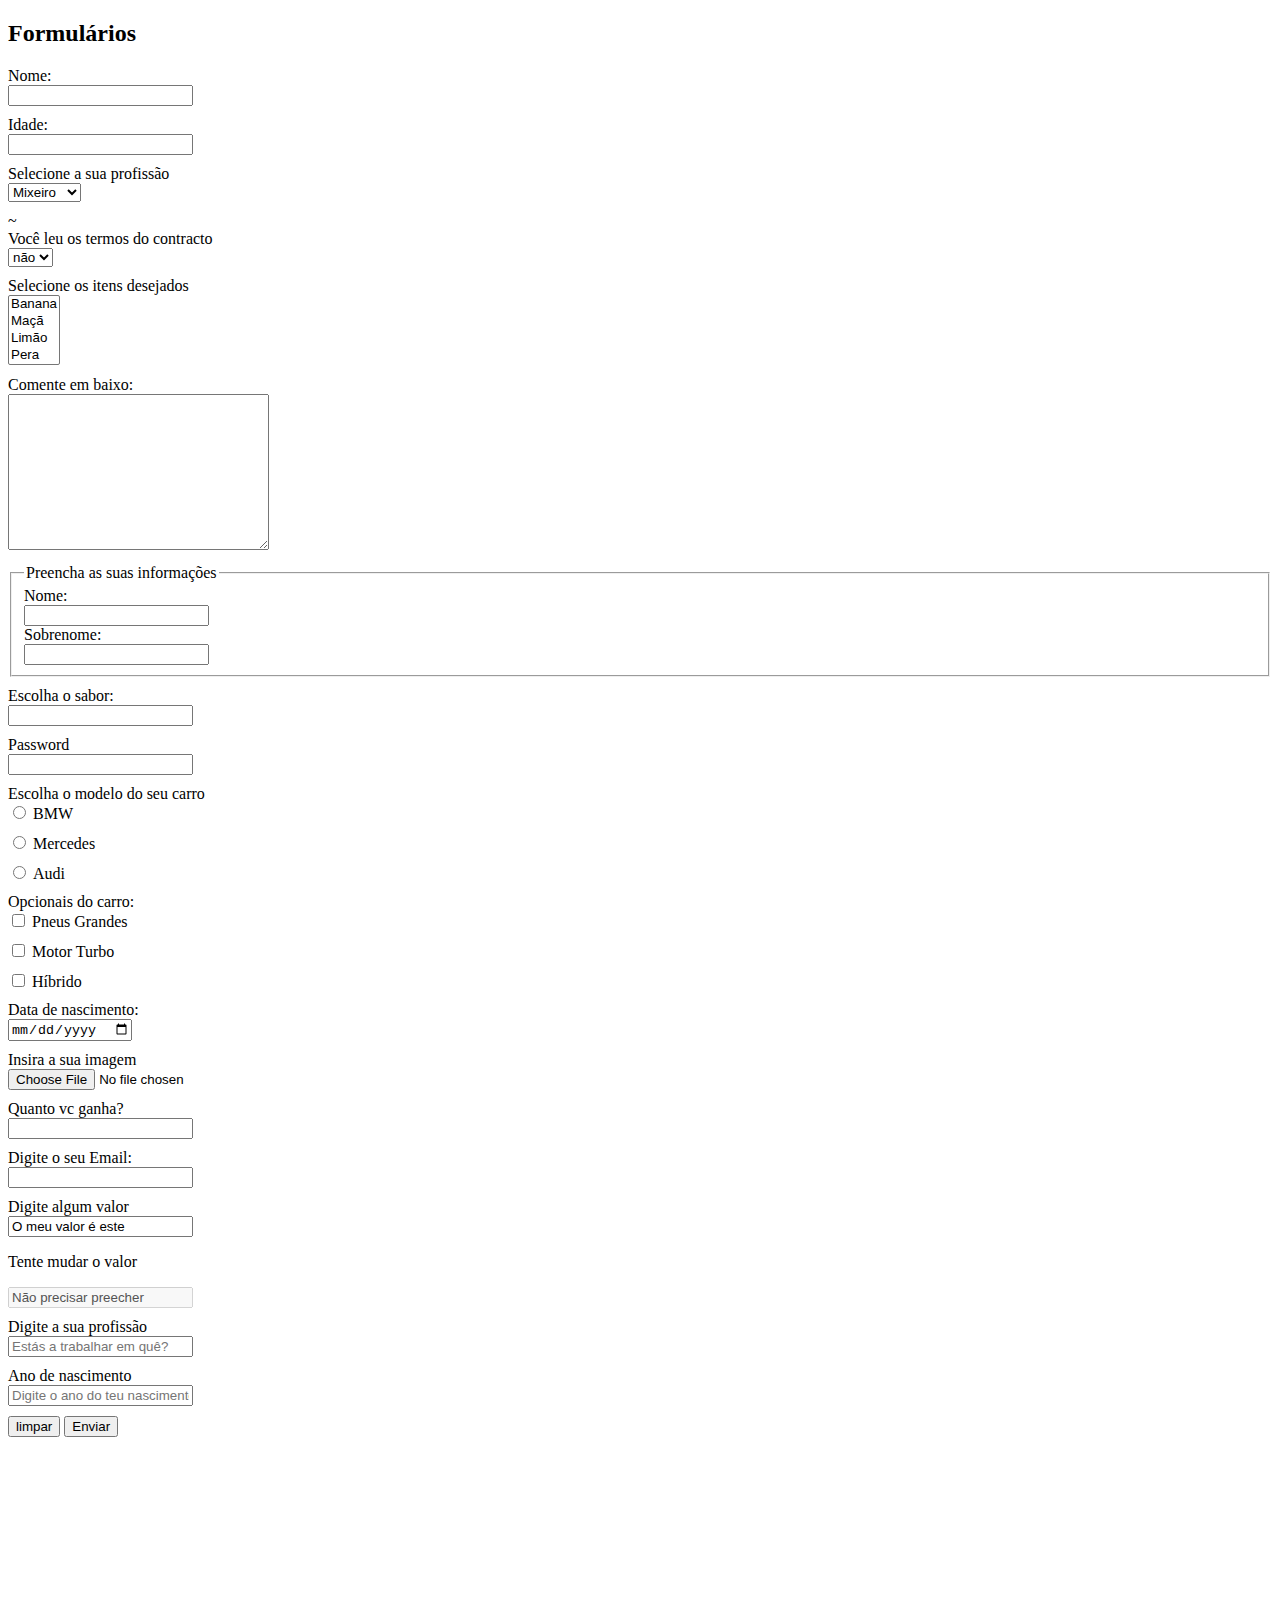
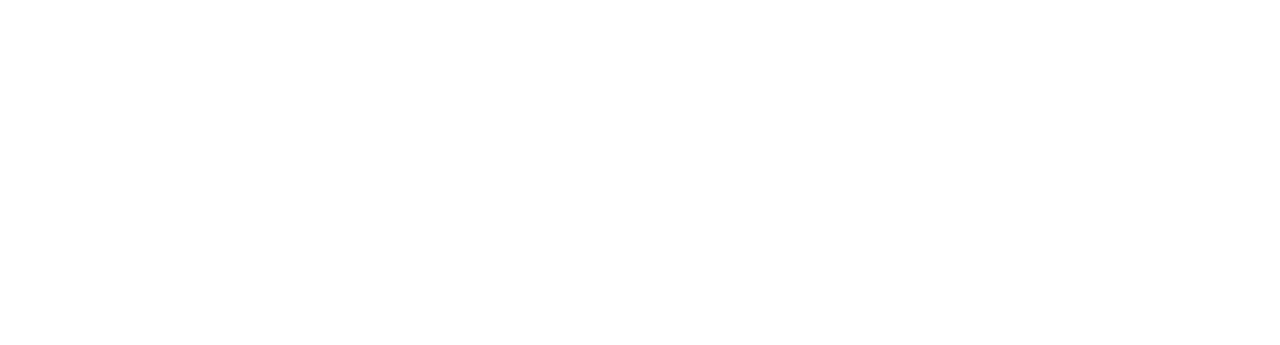
<file: 4_FORM/index.html>
<!DOCTYPE html>
<html lang="en">
<head>
    <meta charset="UTF-8">
    <meta http-equiv="X-UA-Compatible" content="IE=edge">
    <meta name="viewport" content="width=device-width, initial-scale=1.0">
    <title>Formulários</title>
    <link rel="stylesheet" href="css/style.css">
</head>
<body>
    <h2>Formulários</h2>
    <!-- Primeiro formulário -->
    <!-- Atributos do formulário -->
    <form action="register.php" method="get">
        <div>
         <label>Nome:</label>
         <input type="text">
        </div>
        <!-- Atributo name -->
        <div>
         <!-- Atributo Label -->   
         <label for="age">Idade:</label>
         <input type="text" name="Age">
        </div>
        <!-- Select -->
        <div>
            <label for="job">Selecione a sua profissão</label>
            <select name="job">
               <option value="Mixeiro">Mixeiro</option> 
               <option value="Burlador">Burlador</option> 
               <option value="Bandido">Bandido</option> 
            </select>
        </div>~
        <!-- Atributo selected -->
        <div>
            <label for="contract">Você leu os termos do contracto</label>
            <select name="contract">
                <option value="sim">sim</option>
                <option value="não" selected>não</option>
            </select>
        </div>
        <!-- Multiplas Opções-->
        <div>
            <label for="items">Selecione os itens desejados</label>
            <select name="items" multiple>
                <option value="Banana">Banana</option>
                <option value="Maçã">Maçã</option>
                <option value="Limão">Limão</option>
                <option value="Pera">Pera</option>
            </select>
        </div>
        <!-- Textarea -->
        <div>
            <label for="comment">Comente em baixo:</label>
            <textarea name="commment" cols="30" rows="10"></textarea>
        </div>
        <!-- Fieldset e Legend -->
        <div>
            <fieldset>
                <legend>Preencha as suas informações</legend>
                <label for="first name">Nome:</label>
                <input type="text" name="firstname">
                <label for="lastname">Sobrenome:</label>
                <input type="text" name="lastname">
            </fieldset>
        </div>
        <!-- Datalist -->
        <div>
            <label for="flavour">Escolha o sabor:</label>
            <input type="text" list="flavours" name="flavour">

            <datalist id="flavours">
                <option value="limão"></option>
                <option value="bolacha maria"></option>
                <option value="Menta e Chocolate"></option>
                <option value="Napolitano"></option>
            </datalist>
        </div>

        <!-- Input para senhas -->
        <div>
            <label for="password">Password</label>
            <input type="password">
        </div>
       
        <!-- Radio Button -->
        <div>
           <label for="car_model">Escolha o modelo do seu carro</label>
           <div class="radio">
            <input type="radio" value="bmw" name="car_model">
            <label for="bmw">BMW</label>
           </div> 
        </div>
        <div>
            <div class="radio">
             <input type="radio" value="Mercedes" name="car_model">
             <label for="bmw">Mercedes</label>
            </div> 
         </div>
         <div>
            <div class="radio">
             <input type="radio" value="Audi" name="car_model">
             <label for="bmw">Audi</label>
            </div> 
         </div>  

        <!-- Checkbox -->
        <div>
            <label for="optionals">Opcionais do carro:</label>
            <div class="radio">
                <input type="checkbox" name="optionals[]" value="big_tires">
                <label for="big_tires">Pneus Grandes</label>
            </div>
            <div class="radio">
                <input type="checkbox" name="optionals[]" value="turbo_engine">
                <label for="turbo_engine">Motor Turbo</label>
            </div>
            <div class="radio">
                <input type="checkbox" name="optionals[]" value="hybrid">
                <label for="hybrid">Híbrido</label>
            </div>
        </div>
        <!-- Datas -->
        <div>
            <label for="birthday">Data de nascimento:</label>
            <input type="date" name="birthday">
        </div>
        <!-- Arquivos -->
        <div>
            <label for="image">Insira a sua imagem</label>
            <input type="file" name="image">
        </div>
        <!-- Input para números -->
        <div>
            <label for="salary">Quanto vc ganha?</label>
            <input type="number"name="salary">
        </div>
        <!-- Input para Emails -->
        <div>
            <label for="email">Digite o seu Email:</label>
            <input type="email" name="email">
        </div>
        <!-- Value -->
        <div>
            <label for="value">Digite algum valor</label>
            <input type="text" value="O meu valor é este" name="value">
        </div>
        <!-- Disabled -->
        <div>
            <p>Tente mudar o valor</p>
            <input type="text" disabled value="Não precisar preecher">
        </div>
        <!-- placeholder -->
        <div>
            <label for="currentjob">Digite a sua profissão</label>
            <input type="text" name="currentjob" placeholder="Estás a trabalhar em quê?">
        </div>
        <!-- Required -->
        <div>
            <label for="birthyear">Ano de nascimento</label>
            <input type="text" placeholder="Digite o ano do teu nascimento" required>
        </div>
        <!-- Limpar Form -->
        <input type="reset" value="limpar">
        <!-- Envio de Formulário --> 
        <input type="submit" value="Enviar">
    </form>
</body>
</html>
</file>
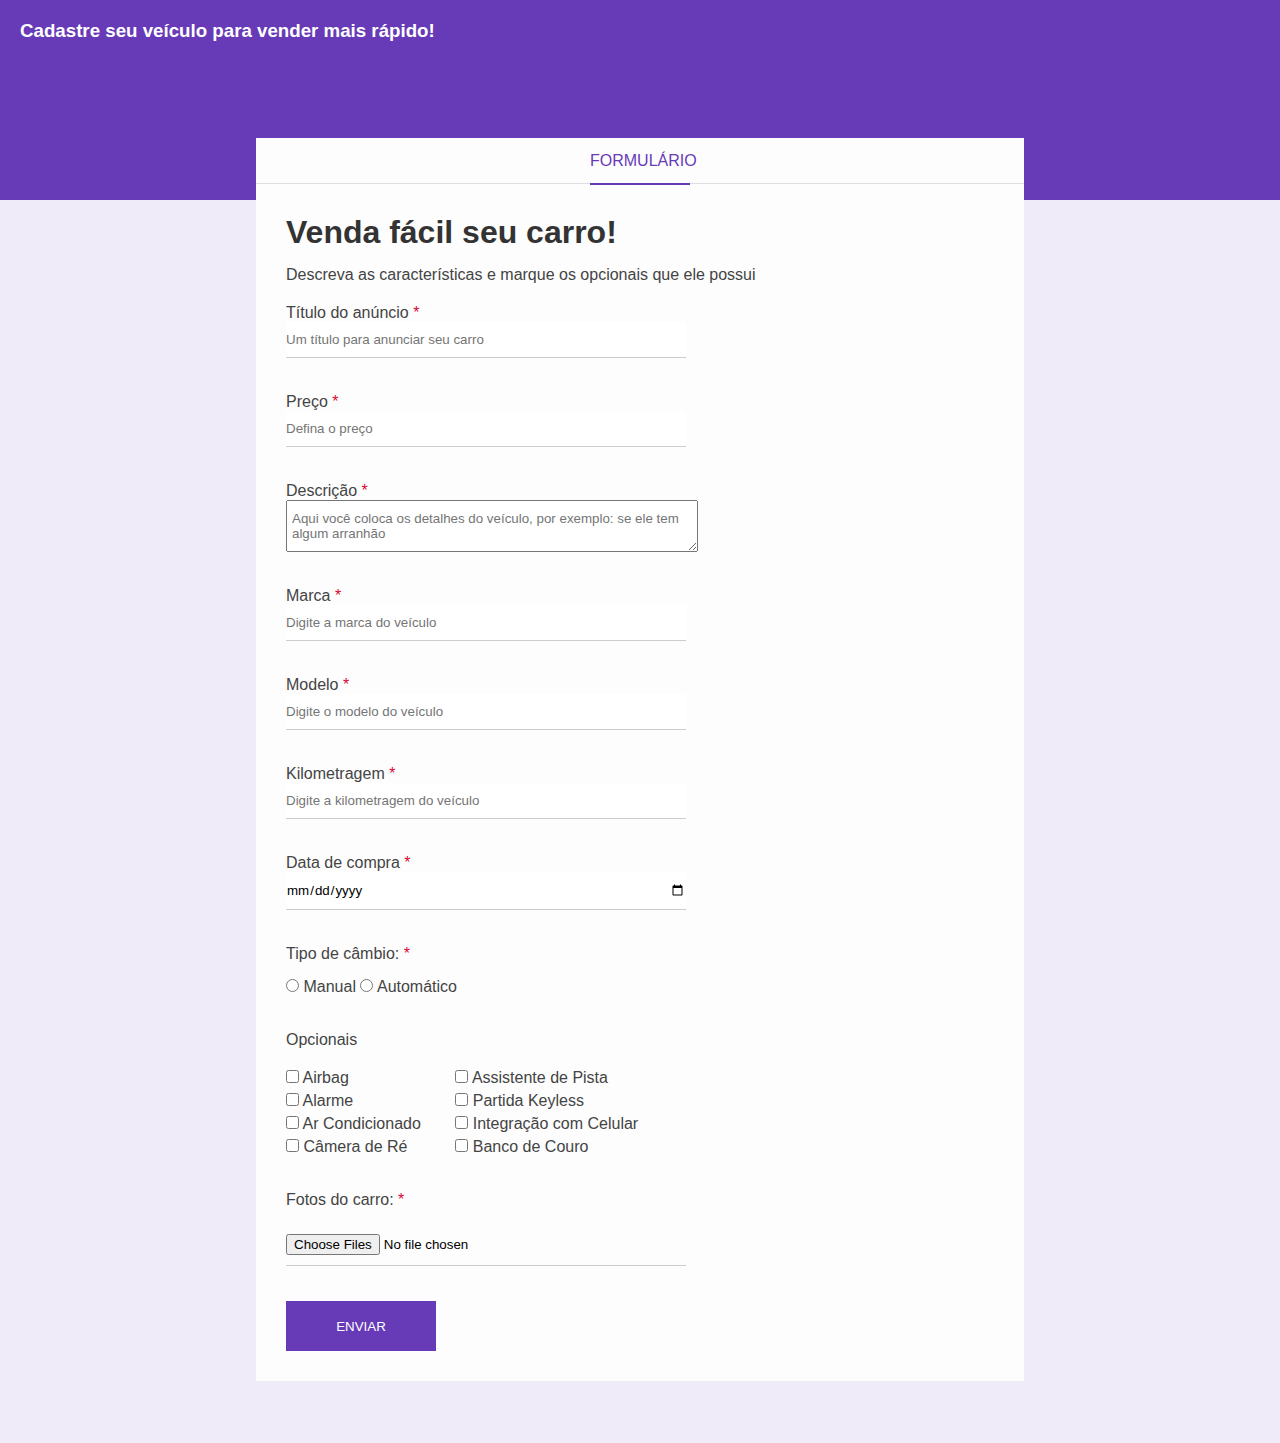
<file: 5_FORM-PROJECT/index.html>
<!DOCTYPE html>
<html lang="en">
<head>
    <meta charset="UTF-8">
    <meta http-equiv="X-UA-Compatible" content="IE=edge">
    <meta name="viewport" content="width=device-width, initial-scale=1.0">
    <title>Venda seu carro</title>
    <link rel="stylesheet" href="css/style.css">
</head>
<body>
    <div class="container">
        <div class="header">
          <h3>Cadastre seu veículo para vender mais rápido!</h3>
        </div>
        <div class="form-container">
          <div class="form-header">
            <p>Formulário</p>
          </div>
          <div class="form-body">
            <h1 class="form-title">Venda fácil seu carro!</h1>
            <p>
              Descreva as características e marque os opcionais que ele possui
            </p>
            <form>
              <div class="box-input">
                <label for="title"
                  >Título do anúncio <span class="required-field">*</span></label
                >
                <input
                  type="text"
                  name="title"
                  id="title"
                  class="block"
                  placeholder="Um título para anunciar seu carro"
                  minlength="1"
                  maxlength="30"
                  required
                />
              </div>
              <div class="box-input">
                <label for="price"
                  >Preço <span class="required-field">*</span></label
                >
                <input
                  type="number"
                  name="price"
                  id="price"
                  class="block"
                  placeholder="Defina o preço"
                  required
                />
              </div>
              <div class="box-input">
                <label for="description"
                  >Descrição <span class="required-field">*</span></label
                >
                <textarea
                  name="description"
                  id="description"
                  class="block"
                  placeholder="Aqui você coloca os detalhes do veículo, por exemplo: se ele tem algum arranhão"
                ></textarea>
              </div>
              <div class="box-input">
                <label for="brand"
                  >Marca <span class="required-field">*</span></label
                >
                <input
                  type="text"
                  name="brand"
                  id="brand"
                  class="block"
                  placeholder="Digite a marca do veículo"
                  required
                />
              </div>
              <div class="box-input">
                <label for="model"
                  >Modelo <span class="required-field">*</span></label
                >
                <input
                  type="text"
                  name="model"
                  id="model"
                  class="block"
                  placeholder="Digite o modelo do veículo"
                  required
                />
              </div>
              <div class="box-input">
                <label for="mileage"
                  >Kilometragem <span class="required-field">*</span></label
                >
                <input
                  type="number"
                  name="mileage"
                  id="mileage"
                  class="block"
                  placeholder="Digite a kilometragem do veículo"
                  required
                />
              </div>
              <div class="box-input">
                <label for="purchase_date"
                  >Data de compra <span class="required-field">*</span></label
                >
                <input
                  type="date"
                  name="purchase_date"
                  id="purchase_date"
                  class="block"
                  required
                />
              </div>
              <div class="box-input">
                <p>Tipo de câmbio: <span class="required-field">*</span></p>
                <input type="radio" id="manual" name="gear" />
                <label for="manual">Manual</label>
                <input type="radio" id="auto" name="gear" />
                <label for="auto">Automático</label>
              </div>
              <div class="optional-box">
                <p>Opcionais</p>
                <ul class="optional-list">
                  <li>
                    <input
                      type="checkbox"
                      id="airbag"
                      name="optional[]"
                      value="airbag"
                    />
                    <label for="airbag">Airbag</label>
                  </li>
                  <li>
                    <input
                      type="checkbox"
                      id="alarm"
                      name="optional[]"
                      value="alarm"
                    />
                    <label for="alarm">Alarme</label>
                  </li>
                  <li>
                    <input type="checkbox" id="ac" name="optional[]" value="ac" />
                    <label for="ac">Ar Condicionado</label>
                  </li>
                  <li>
                    <input
                      type="checkbox"
                      id="reverse_camera"
                      name="optional[]"
                      value="reverse_camera"
                    />
                    <label for="reverse_camera">Câmera de Ré</label>
                  </li>
                </ul>
              </div>
              <div class="optional-box">
                <ul class="optional-list">
                  <li>
                    <input
                      type="checkbox"
                      id="lane_assist"
                      name="optional[]"
                      value="lane_assist"
                    />
                    <label for="lane_assist">Assistente de Pista</label>
                  </li>
                  <li>
                    <input
                      type="checkbox"
                      id="keyless"
                      name="optional[]"
                      value="keyless"
                    />
                    <label for="keyless">Partida Keyless</label>
                  </li>
                  <li>
                    <input
                      type="checkbox"
                      id="smartphone"
                      name="optional[]"
                      value="smartphone"
                    />
                    <label for="smartphone">Integração com Celular</label>
                  </li>
                  <li>
                    <input
                      type="checkbox"
                      id="leather_seat"
                      name="optional[]"
                      value="leather_seat"
                    />
                    <label for="leather_seat">Banco de Couro</label>
                  </li>
                </ul>
              </div>
              <div class="box-input">
                <p>Fotos do carro: <span class="required-field">*</span></p>
                <input
                  type="file"
                  multiple
                  accept="image/png, image/jpg"
                  id="images"
                  name="images"
                  required
                />
              </div>
              <input type="submit" value="Enviar" class="btn-submit" />
            </form>
          </div>
        </div>
      </div>
</body>
</html>
</file>
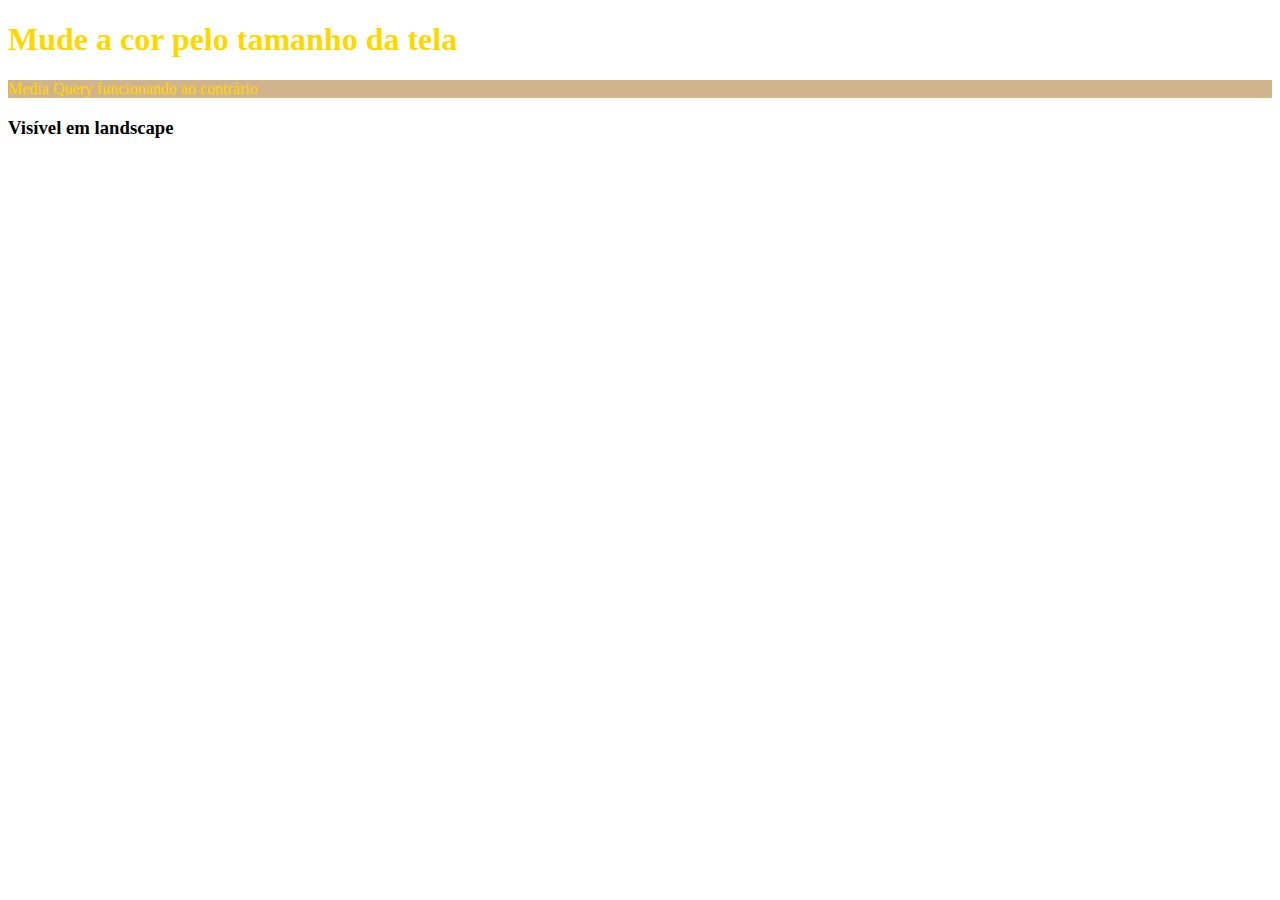
<file: 6_RESPONSIVIDADE/index.html>
<!DOCTYPE html>
<html lang="en">
<head>
    <meta charset="UTF-8">
    <meta http-equiv="X-UA-Compatible" content="IE=edge">
    <!-- Meta Tag de Responsividade -->
    <meta name="viewport" content="width=device-width, initial-scale=1.0">
    <title>Responsividade</title>
    <link rel="stylesheet" href="css/style.css">
</head>
<body>
    <!-- Media Query -->
    <h1>Mude a cor pelo tamanho da tela</h1>
    <!-- Min Width -->
    <p>Media Query funcionando ao contrário</p>
    <!-- Landscape -->
    <h3>Visível em landscape</h3>
</body>
</html>
</file>
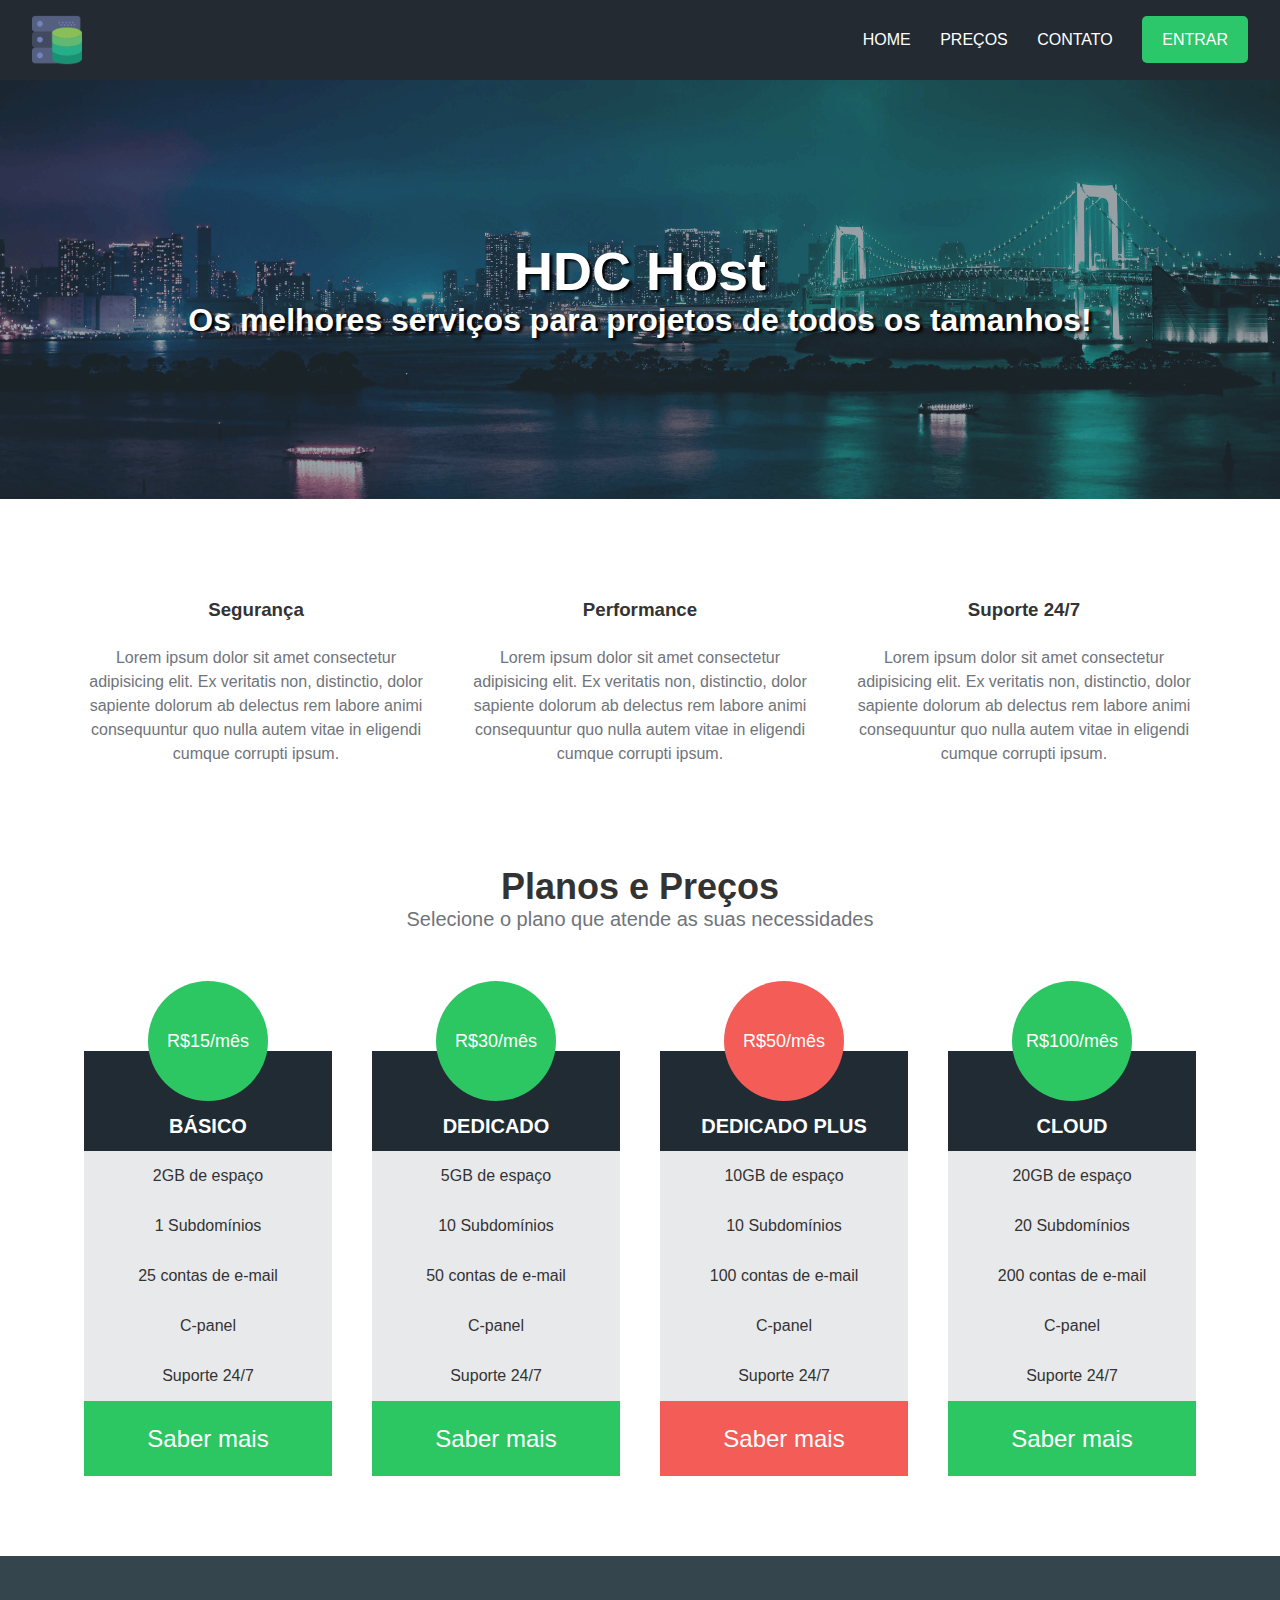
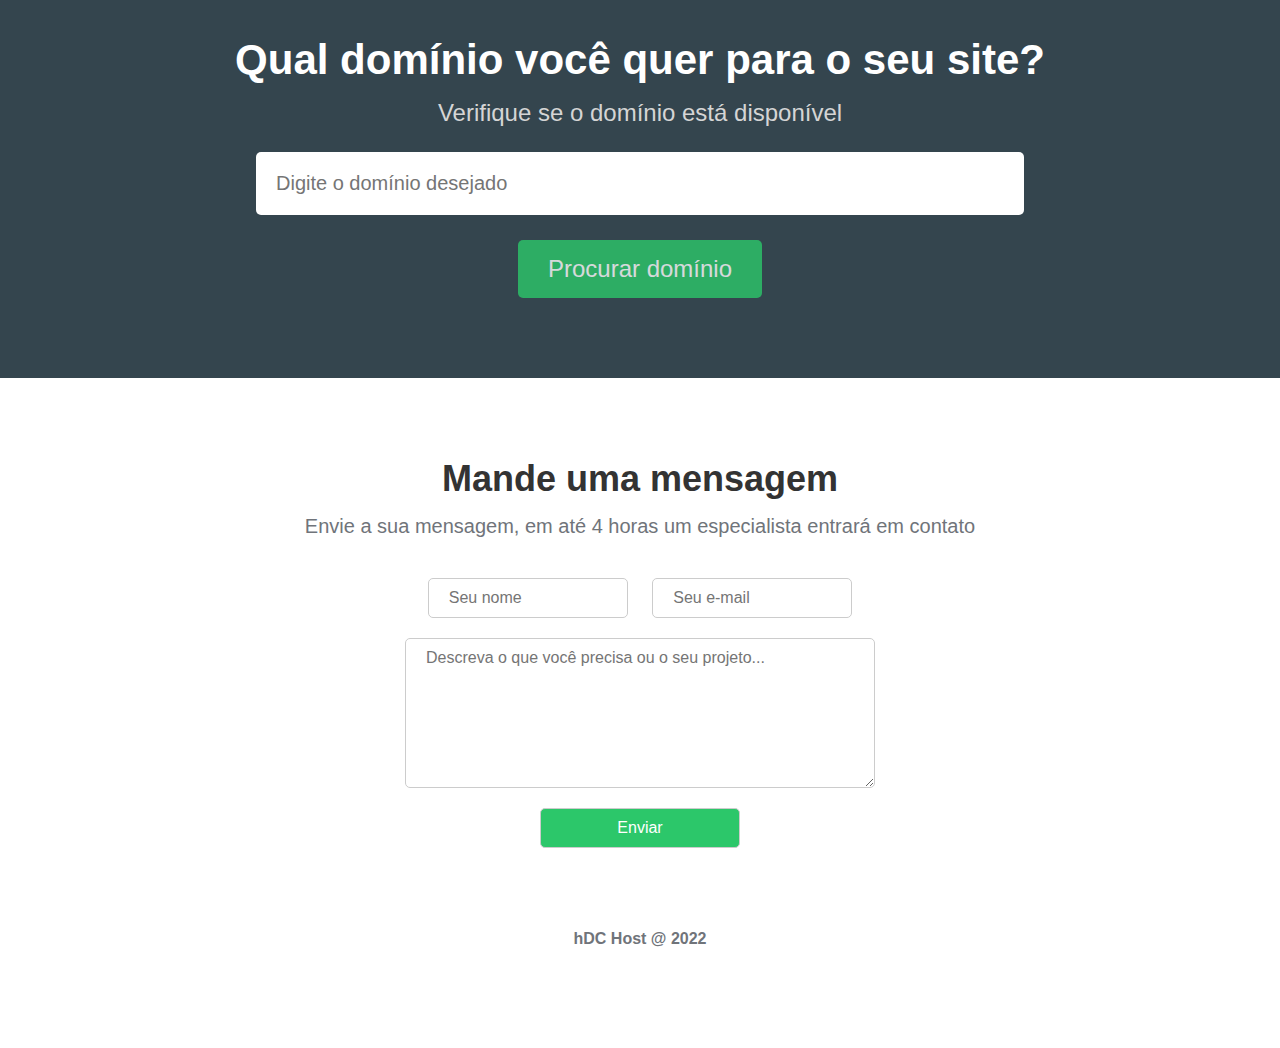
<file: 7_HDC_HOST/index.html>
<!DOCTYPE html>
<html lang="en">
  <head>
    <meta charset="UTF-8" />
    <meta http-equiv="X-UA-Compatible" content="IE=edge" />
    <meta name="viewport" content="width=device-width, initial-scale=1.0" />
    <title>HDC Host</title>
    <!-- Ícones -->
    <link
      rel="stylesheet"
      href="https://cdnjs.cloudflare.com/ajax/libs/font-awesome/6.2.0/css/all.min.css"
      integrity="sha512-xh6O/CkQoPOWDdYTDqeRdPCVd1SpvCA9XXcUnZS2FmJNp1coAFzvtCN9BmamE+4aHK8yyUHUSCcJHgXloTyT2A=="
      crossorigin="anonymous"
      referrerpolicy="no-referrer"
    />
    <!-- Estilos -->
    <link rel="stylesheet" href="css/style.css" />
  </head>
  <body>
    <div class="container">
      <div class="navbar-container">
        <nav>
          <a href="#">
            <img src="img/hdchostlogo.png" alt="hDC Host" class="logo" />
          </a>
          <ul class="navbar-items">
            <li>
              <a href="#">Home</a>
            </li>
            <li>
              <a href="#">Preços</a>
            </li>
            <li>
              <a href="#">Contato</a>
            </li>
            <li>
              <a href="#" class="default-btn">Entrar</a>
            </li>
          </ul>
        </nav>
      </div>
      <main>
        <div class="main-banner">
          <h1>HDC Host</h1>
          <p>Os melhores serviços para projetos de todos os tamanhos!</p>
        </div>
        <section class="services-container">
          <ul>
            <li>
              <i class="fas fa-shield-alt"></i>
              <h3>Segurança</h3>
              <p>
                Lorem ipsum dolor sit amet consectetur adipisicing elit. Ex
                veritatis non, distinctio, dolor sapiente dolorum ab delectus
                rem labore animi consequuntur quo nulla autem vitae in eligendi
                cumque corrupti ipsum.
              </p>
            </li>
            <li>
              <i class="fas fa-rocket"></i>
              <h3>Performance</h3>
              <p>
                Lorem ipsum dolor sit amet consectetur adipisicing elit. Ex
                veritatis non, distinctio, dolor sapiente dolorum ab delectus
                rem labore animi consequuntur quo nulla autem vitae in eligendi
                cumque corrupti ipsum.
              </p>
            </li>
            <li>
              <i class="fas fa-comments"></i>
              <h3>Suporte 24/7</h3>
              <p>
                Lorem ipsum dolor sit amet consectetur adipisicing elit. Ex
                veritatis non, distinctio, dolor sapiente dolorum ab delectus
                rem labore animi consequuntur quo nulla autem vitae in eligendi
                cumque corrupti ipsum.
              </p>
            </li>
          </ul>
        </section>
        <section class="pricing-container">
          <h2>Planos e Preços</h2>
          <p>Selecione o plano que atende as suas necessidades</p>
          <div class="plans-container">
            <div class="plan">
              <ul>
                <li class="price">R$15/mês</li>
                <li class="plan-name">Básico</li>
                <li>2GB de espaço</li>
                <li>1 Subdomínios</li>
                <li>25 contas de e-mail</li>
                <li>C-panel</li>
                <li>Suporte 24/7</li>
                <li class="plan-btn">Saber mais</li>
              </ul>
            </div>
            <div class="plan">
              <ul>
                <li class="price">R$30/mês</li>
                <li class="plan-name">Dedicado</li>
                <li>5GB de espaço</li>
                <li>10 Subdomínios</li>
                <li>50 contas de e-mail</li>
                <li>C-panel</li>
                <li>Suporte 24/7</li>
                <li class="plan-btn">Saber mais</li>
              </ul>
            </div>
            <div class="plan">
              <ul>
                <li class="price recommended">R$50/mês</li>
                <li class="plan-name">Dedicado Plus</li>
                <li>10GB de espaço</li>
                <li>10 Subdomínios</li>
                <li>100 contas de e-mail</li>
                <li>C-panel</li>
                <li>Suporte 24/7</li>
                <li class="plan-btn recommended">Saber mais</li>
              </ul>
            </div>
            <div class="plan">
              <ul>
                <li class="price">R$100/mês</li>
                <li class="plan-name">Cloud</li>
                <li>20GB de espaço</li>
                <li>20 Subdomínios</li>
                <li>200 contas de e-mail</li>
                <li>C-panel</li>
                <li>Suporte 24/7</li>
                <li class="plan-btn">Saber mais</li>
              </ul>
            </div>
          </div>
        </section>
        <section class="searchdomain-container">
          <h2>Qual domínio você quer para o seu site?</h2>
          <p>Verifique se o domínio está disponível</p>
          <form>
            <input
              type="text"
              name="domain"
              id="domain"
              placeholder="Digite o domínio desejado"
            />
            <input type="submit" value="Procurar domínio" />
          </form>
        </section>
        <section class="contact-container">
          <h2>Mande uma mensagem</h2>
          <p>
            Envie a sua mensagem, em até 4 horas um especialista entrará em
            contato
          </p>
          <form>
            <input type="text" name="name" id="name" placeholder="Seu nome" />
            <input
              type="email"
              name="email"
              id="email"
              placeholder="Seu e-mail"
            />
            <textarea
              name="message"
              id="message"
              placeholder="Descreva o que você precisa ou o seu projeto..."
            ></textarea>
            <input type="submit" value="Enviar" />
          </form>
        </section>
      </main>
      <footer>
        <p>hDC Host @ 2022</p>
      </footer>
    </div>
  </body>
</html>
</file>
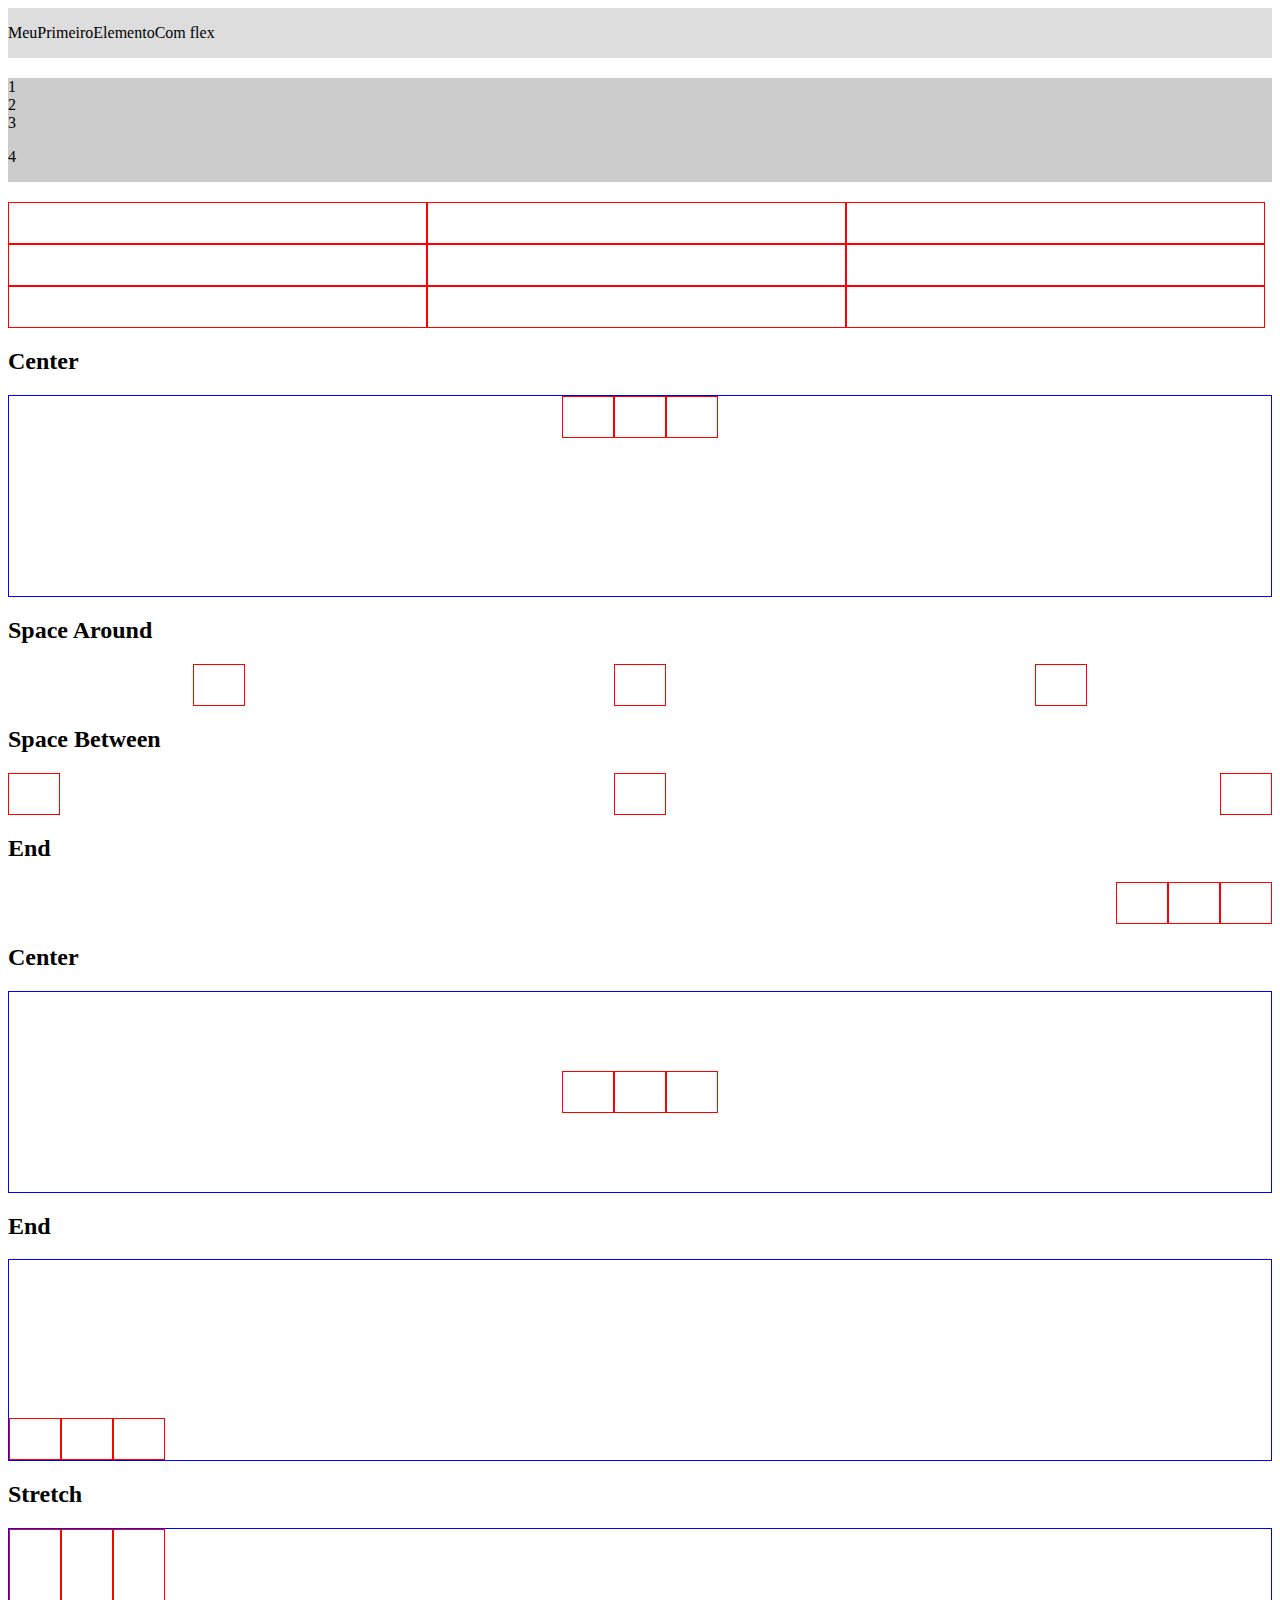
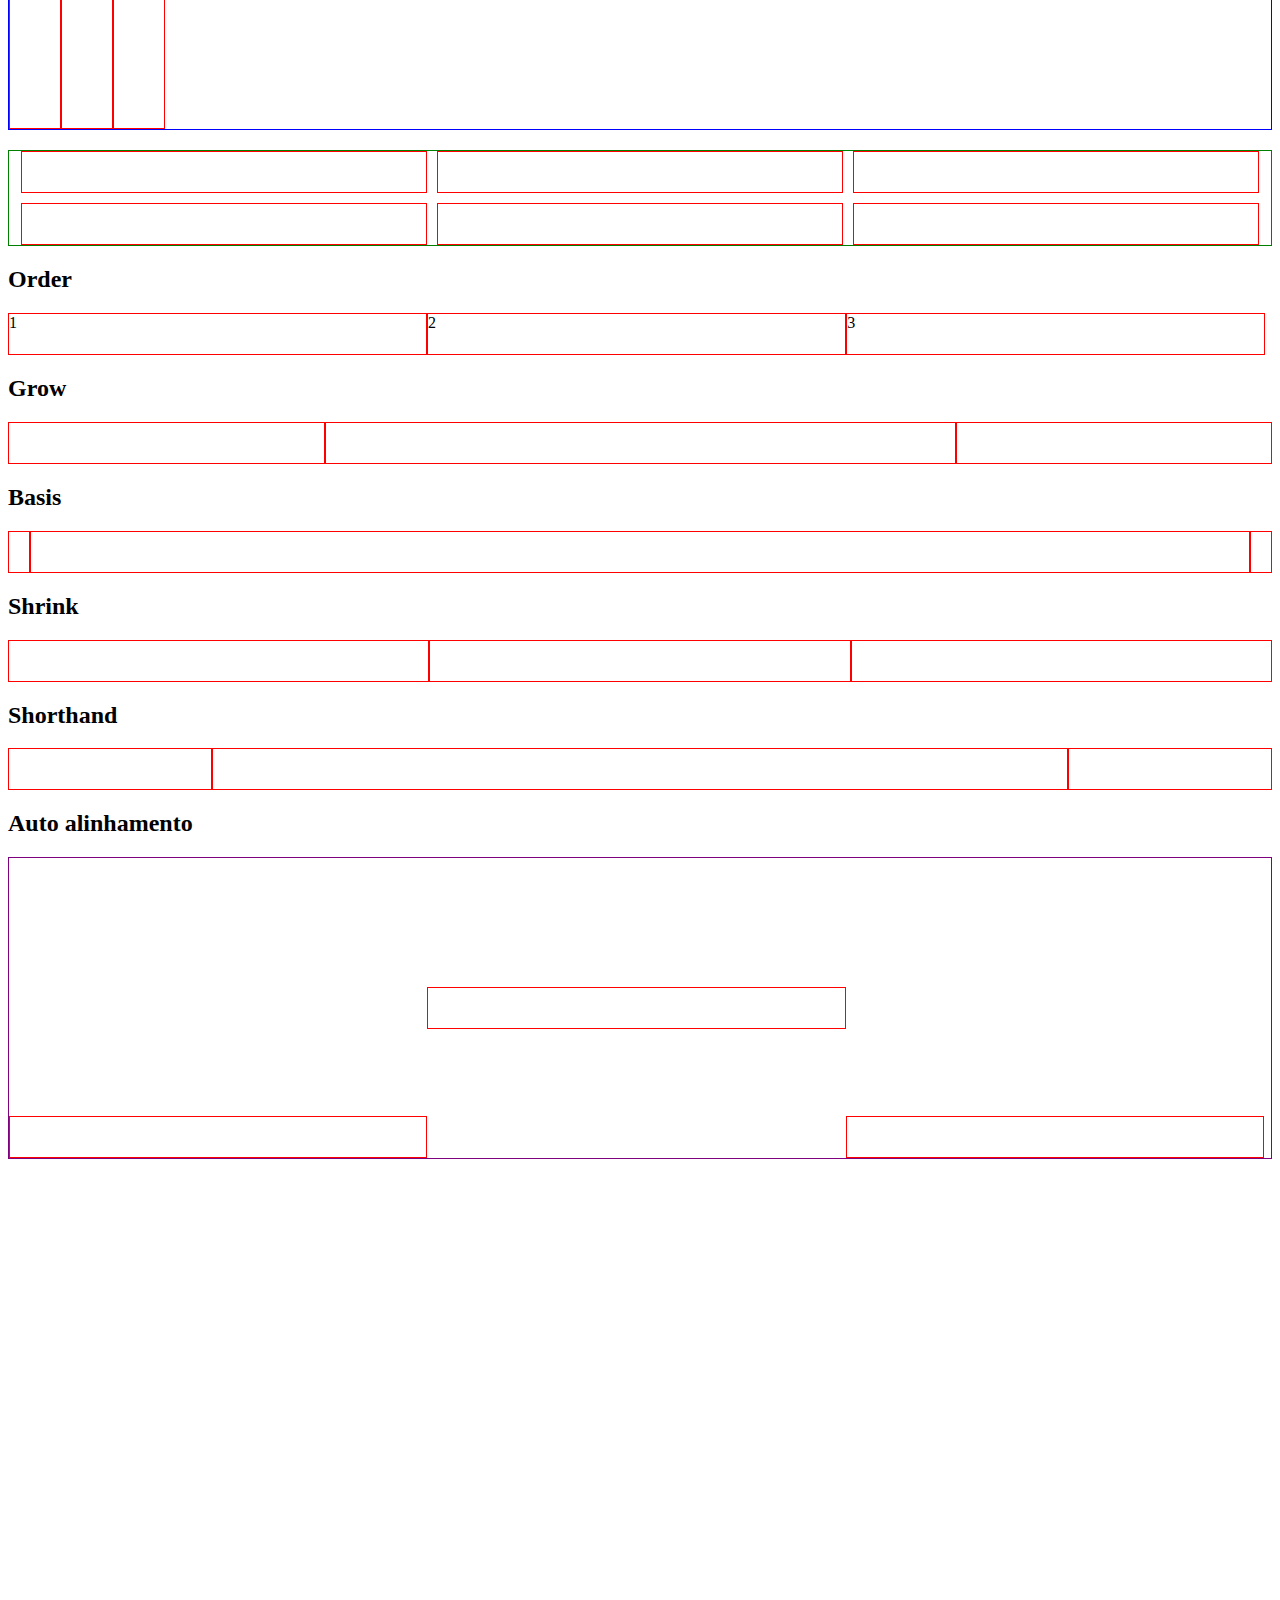
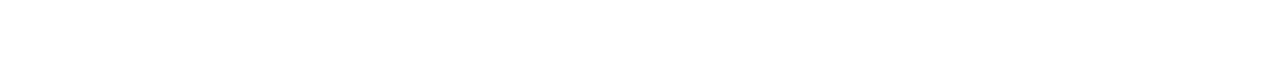
<file: 8_FLEXBOX/index.html>
<!DOCTYPE html>
<html lang="en">
  <head>
    <meta charset="UTF-8" />
    <meta http-equiv="X-UA-Compatible" content="IE=edge" />
    <meta name="viewport" content="width=device-width, initial-scale=1.0" />
    <title>Flexbox</title>
    <link rel="stylesheet" href="css/style.css" />
  </head>
  <body>
    <!-- 1 - flex -->
    <div class="flex">
      <p>Meu</p>
      <p>Primeiro</p>
      <p>Elemento</p>
      <p>Com flex</p>
    </div>
    <!-- 2 - column -->
    <div class="flex-column">
      <span>1</span>
      <span>2</span>
      <span>3</span>
      <p>4</p>
    </div>

    <!-- 3 - wrap -->
    <div class="wrap">
      <div class="box"></div>
      <div class="box"></div>
      <div class="box"></div>
      <div class="box"></div>
      <div class="box"></div>
      <div class="box"></div>
      <div class="box"></div>
      <div class="box"></div>
      <div class="box"></div>
    </div>

    <!-- 4 - justify content -->
    <h2>Center</h2>
    <div class="center">
      <div class="box"></div>
      <div class="box"></div>
      <div class="box"></div>
    </div>

    <h2>Space Around</h2>
    <div class="space-around">
      <div class="box"></div>
      <div class="box"></div>
      <div class="box"></div>
    </div>

    <h2>Space Between</h2>
    <div class="space-between">
      <div class="box"></div>
      <div class="box"></div>
      <div class="box"></div>
    </div>

    <h2>End</h2>
    <div class="end">
      <div class="box"></div>
      <div class="box"></div>
      <div class="box"></div>
    </div>

    <!-- 5 - align items -->
    <h2>Center</h2>
    <div class="align-center">
      <div class="box"></div>
      <div class="box"></div>
      <div class="box"></div>
    </div>

    <h2>End</h2>
    <div class="flex-end">
      <div class="box"></div>
      <div class="box"></div>
      <div class="box"></div>
    </div>

    <h2>Stretch</h2>
    <div class="stretch">
      <div class="box"></div>
      <div class="box"></div>
      <div class="box"></div>
    </div>

    <!-- 6 - gap -->
    <div class="gap">
      <div class="box"></div>
      <div class="box"></div>
      <div class="box"></div>
      <div class="box"></div>
      <div class="box"></div>
      <div class="box"></div>
    </div>

    <!-- 7 - order -->
    <h2>Order</h2>
    <div class="order">
      <div class="box" id="three">3</div>
      <div class="box" id="one">1</div>
      <div class="box" id="two">2</div>
    </div>

    <!-- 8 - grow -->
    <h2>Grow</h2>
    <div class="grow">
      <div class="box"></div>
      <div class="box big"></div>
      <div class="box"></div>
    </div>

    <!-- 9 - basis -->
    <h2>Basis</h2>
    <div class="basis">
      <div class="box"></div>
      <div class="box big"></div>
      <div class="box"></div>
    </div>

    <!-- 10 - shrink -->
    <h2>Shrink</h2>
    <div class="shrink">
      <div class="box"></div>
      <div class="box small"></div>
      <div class="box"></div>
    </div>

    <!-- 11 - flex shorthand -->
    <h2>Shorthand</h2>
    <div class="shorthand">
      <div class="box"></div>
      <div class="box different"></div>
      <div class="box"></div>
    </div>

    <!-- 12 - auto alinhamento -->
    <h2>Auto alinhamento</h2>
    <div class="auto-alignment">
      <div class="box"></div>
      <div class="box different"></div>
      <div class="box"></div>
    </div>
  </body>
</html>
</file>
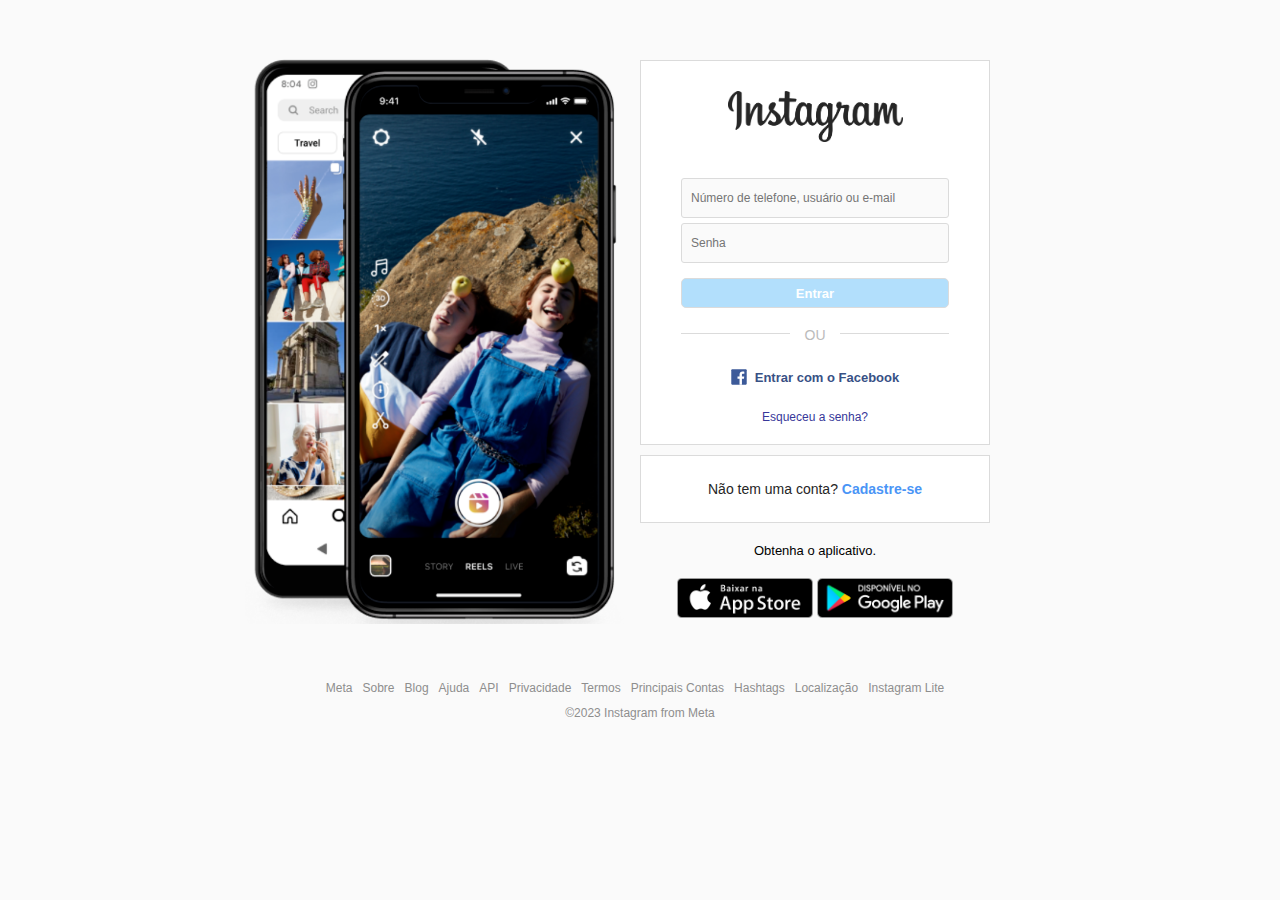
<file: 9_HOME_CLONE_DO_INSTA/index.html>
<!DOCTYPE html>
<html lang="en">
  <head>
    <meta charset="UTF-8" />
    <meta http-equiv="X-UA-Compatible" content="IE=edge" />
    <meta name="viewport" content="width=device-width, initial-scale=1.0" />
    <title>Instagram</title>
    <link rel="stylesheet" href="css/style.css" />
    <link rel="shortcut icon" href="img/favicon.png" type="image/x-icon" />
  </head>
  <body>
    <main>
      <div id="main-container">
        <!-- Banner Container -->
        <div id="banner-container">
          <img src="img/banner2.png" alt="Crie uma conta no Instagram" />
        </div>
        <!-- Login e Registro -->
        <div id="form-container">
          <div id="form-box">
            <img id="logo-insta" src="img/logo_instagram.png" alt="Instagram" />
            <form id="login-form">
              <input
                type="text"
                name="username"
                placeholder="Número de telefone, usuário ou e-mail"
              />
              <input type="password" name="password" placeholder="Senha" />
              <input type="submit" value="Entrar" />
            </form>
            <div class="separator">
              <div class="line"></div>
              <span>Ou</span>
            </div>
            <div id="other-links">
              <div id="facebook-login">
                <a href="#">
                  <img src="img/logo_facebook.svg" alt="Facebook Login" />
                  <span>Entrar com o Facebook</span>
                </a>
              </div>
              <div id="forgot-pass">
                <a href="#">Esqueceu a senha?</a>
              </div>
            </div>
          </div>
          <div id="register-container">
            <p>Não tem uma conta? <a href="#">Cadastre-se</a></p>
          </div>
          <div id="get-app-container">
            <p>Obtenha o aplicativo.</p>
            <a href="#">
              <img src="img/apple_btn.png" alt="Apple Store" />
            </a>
            <a href="#">
              <img src="img/gplay_btn.png" alt="Google Play" />
            </a>
          </div>
        </div>
      </div>
    </main>
    <footer>
      <nav>
        <ul id="footer-links">
          <li><a href="#">Meta</a></li>
          <li><a href="#">Sobre</a></li>
          <li><a href="#">Blog</a></li>
          <li><a href="#">Ajuda</a></li>
          <li><a href="#">API</a></li>
          <li><a href="#">Privacidade</a></li>
          <li><a href="#">Termos</a></li>
          <li><a href="#">Principais Contas</a></li>
          <li><a href="#">Hashtags</a></li>
          <li><a href="#">Localização</a></li>
          <li><a href="#">Instagram Lite</a></li>
        </ul>
      </nav>
      <p id="copyright">&copy;2023 Instagram from Meta</p>
    </footer>
  </body>
</html>
</file>
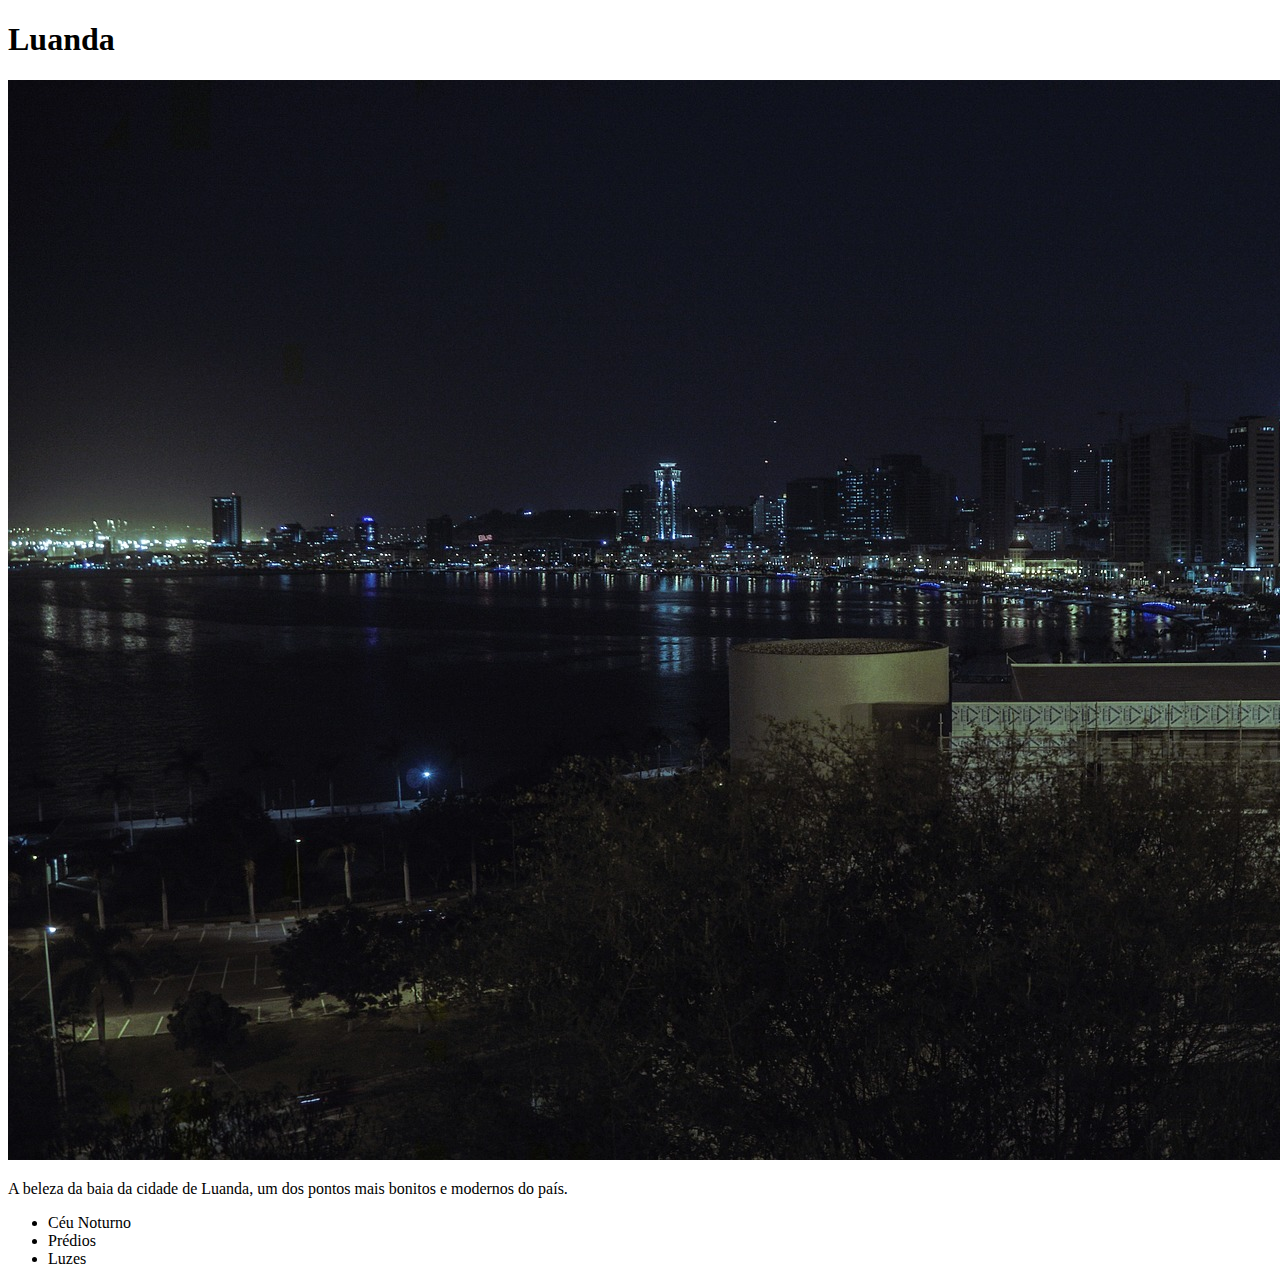
<file: 1_HTML/Desafio.html>
<!DOCTYPE html>
<html lang="en">
<head>
    <meta charset="UTF-8">
    <meta http-equiv="X-UA-Compatible" content="IE=edge">
    <meta name="viewport" content="width=device-width, initial-scale=1.0">
    <title>Meu Desafio</title>
</head>
<body>
    
    <h1>Luanda</h1>
    <img src="Img/Luanda.jpg" alt="Baia de Luanda">
    <p>A beleza da baia da cidade de Luanda, um dos pontos mais bonitos e modernos do país.</p>
    <ul>
        <li>Céu Noturno</li>
        <li>Prédios</li>
        <li>Luzes</li>
    </ul>

</body>
</html>
</file>
<file: 11_BLOG_COM_HTML_SEMANTICO/css/style.css>
/* Geral */
* {
    padding: 0;
    margin: 0;
    font-family: Georgia;
  }
  
  ul {
    list-style: none;
  }
  
  a {
    text-decoration: none;
    color: #444;
    transition: 0.4s;
  }
  
  a:hover {
    color: #37a1f7;
  }
  
  /* Navbar */
  #navbar {
    padding: 1.5rem 2.5rem;
    border-bottom: 2px solid #ddd;
  }
  
  #navbar-inner {
    display: flex;
    justify-content: space-between;
    align-items: center;
    max-width: 1200px;
    margin: 0 auto;
  }
  
  #nav-links {
    display: flex;
    gap: 1rem;
  }
  
  /* conteúdo principal */
  .container {
    display: flex;
    padding: 2rem 2.5rem;
    gap: 3rem;
    max-width: 1200px;
    margin: 0 auto;
  }
  
  #posts-container {
    flex: 3 1 0;
  }
  
  .post {
    margin-bottom: 2.5rem;
  }
  
  .post img {
    width: 100%;
    margin-bottom: 1rem;
  }
  
  .title,
  .description,
  .author {
    margin-bottom: 1rem;
  }
  
  .title {
    font-size: 2rem;
  }
  
  .author {
    color: #333;
    font-weight: bold;
  }
  
  /* barra lateral */
  #sidebar {
    flex: 1 1 0;
  }
  
  #search-bar,
  #categories,
  #tags {
    padding: 1.5rem;
    border: 1px solid #ddd;
    margin-bottom: 1rem;
  }
  
  #search-bar h4,
  #categories h4,
  #tags h4 {
    margin-bottom: 1.5rem;
    font-size: 1.6rem;
  }
  
  #search-bar form {
    display: flex;
  }
  
  #search-bar input {
    padding: 0.5rem 1rem;
    border: 1px solid #ddd;
  }
  
  #search-bar input[type="submit"] {
    cursor: pointer;
    background-color: #37a1f7;
    color: #fff;
    border: none;
  }
  
  #categories li {
    margin-bottom: 1rem;
  }
  
  #tags-container {
    display: flex;
    flex-wrap: wrap;
    gap: 0.5rem;
  }
  
  #tags-container a {
    background-color: #ddd;
    padding: 0.5rem 0.7rem;
    border-radius: 0.3rem;
  }
  
  /* Rodapé */
  #footer {
    border-top: 2px solid #ddd;
    padding: 3rem;
    text-align: center;
  }
  
  #footer h2,
  #footer p {
    margin-bottom: 1rem;
  }
  
  /* Responsivo */
  @media (max-width: 450px) {
    .container {
      flex-wrap: wrap;
    }
  }
</file>
<file: 2_CSS/css/style.css>
/* External */
body {
    padding-bottom: 500px;
}

h3{
    color: brown;
}

/* p {
    color: lightsalmon;
}*/ 

/* Algum comentário */
/* Mais um comentário */
/* Terceiro cometários */

/* Classes */
.paragraph {
    background-color: #000;
    color: aqua;
    padding: 5px;
}

/* Id */
#exclusive-title {
    background-color: purple;
    color: yellow;
    padding: 10px;
    font-size: 40px;
}

/* Ordem das Regras */
h2 {
   border-bottom: 5px solid tan;
}

.título {
   border-bottom: 5px solid silver;
}

#Algum-título {
    border-bottom: 5px solid gold;
}

/* Nome de cores */
.color-name{
    color: indianred;
}

/* Hex */
.hex {
    color: #33a965;
}

.hex-2 {
    color: #ffb8ee;
}

/* Aprofundando sobre o Hex */
.simple-hex {
    color: #555;
}

.simple-hex-2 {
    color: #b7c;
}

/* RGB */
.rgb {
    color: rgb(255,0, 0);
}

.mixed-rgb {
   color: rgb(111, 134, 123);
}

/* RGBA */
.rgba {
   color: rgb(199, 21, 47);
}

/* HSL */
.hsl {
   color: hsl(50 , 99%, 55%);
}

.hsl-2 {
  color: hsl(150, 40%, 70%);
}

/* Background */
.bg {
    background-color: #000;
    color: orange;
}

.bg-2 {
    background-color: rgb(100, 50, 150);
    color: #0b174b;
}

/* Background opacity */
.bg-opacity {
   background-color: chocolate;
   opacity: .2;
}

.bg-opacity-2 {
    background-color: #888;
    color: #222;
    opacity: .8;
}

/* RGBA com Opacidade */
.rgba-opacity {
   background-color: rgba(90, 120, 20, 0.2); 
   color: #000;
}

/* BG Image */
.bg-imagem {
    background-image: url("../img/Luanda.jpg");
    padding: 10px;
    color: #fff;
}

/* Centralizando bg image */
.not-centered-bg,
.centered-bg {
    height: 400px;
    width: 400px;
    background-image: url("../img/Wallpaper.jpg");
}

.centered-bg {
    background-position: center;
    background-size: cover;
}

/* Largura e Altura */
.height-width {
    height: 200px;
    width: 100px;
    background-color: green;
}

.height-width-2 {
    height: 200px;
    background-color: blue;
}

/* Padding */
.without-padding,
.padding {
    background-color: #222;
    color: #eee;
}

.padding {
    padding: 20px;
    background-color: blue;
}

/* Padding Individual */
.padding-individual {
    background-color: #333;
    color: #ddd;
    padding-top: 5px;
    padding-left: 10px;
    padding-right: 20px;
    padding-bottom: 40px;
}

/* Shorthand Padding */
.shorthand-padding {
    background-color: #555;
    padding: 6px 12px 18px 24px;
}

.shorthand-padding-2 {
    background-color: #666;
    padding: 10px 20px;
     /* padding: 10px 20px 10px 20px; */
}

/* Padding e Width */
.without-border-box {
    background-color: #555;
    color: #eee;
    width: 400px;
    padding: 50px;
}

.border-box {
    background-color: #777;
    color: #eee;
    width: 400px;
    padding: 50px;
    box-sizing: border-box;
}

/* Border */
.border {
    border: 5px solid midnightblue;
    padding: 10px;
}

.border-2 {
    border: 2px dotted #433;
    padding: 25px;
}

/* Borda individual */
.border-left {
    border-left: 3px solid midnightblue;
    background-color: #333;
    padding: 25px;
}

.border-bottom {
    border-bottom: 5px double #442;
    background-color: #333;
    padding: 25px;
}

/* Borda Arrendodada */
.rounded-p {
    border: 4px solid midnightblue;
    background-color: #111;
    color: midnightblue;
    padding: 15px;
    border-radius: 15px;
}

.rounded-p-2 {
    background-color: #111;
    color: midnightblue;
    padding: 15px;
    border-radius: 15px;
}

/* Margem */
.margin {
    margin: 10px;
    background-color: #333;
}

.margin-top {
    margin-top: 50px;
    background-color: #555;
    padding: 10px;
}

.margin-shorthand {
    background-color: #777;
    margin: 5px 10px 15px 20px;
}

/* Box Model */
.box-model {
    margin: 20px;
    padding: 15px 15px;
    border: 4px solid #451;
    border-radius: 7px;
    width: 200px;
    height: 400px;
}

/* Desafio */
#desafio {
    margin: 10px;
    padding: 15px;
    border: 4px solid #333;
    outline: 4px solid #952;
    border-radius: 6px;
    background-color: #343;
}

.desafio-texto {
    background-color: #111;
    color: #eee;
    border: none;
}

/* Text Align */
.text-aligment {
    text-align: right;
}

.container-center {
    text-align: center;
    width: 300px;
    border: 2px solid cyan;
}

/* Text Decoration */
.underline {
   text-decoration: underline; 
}

.line-through {
    text-decoration: line-through;
}

.remove-underline {
    text-decoration: none;
}

/* Text Transform */
.upper {
    text-transform: uppercase; 
}

.lower {
    text-transform: lowercase;
}

/* Espaçamento de letras */
.spacing {
    letter-spacing: 10px;
}

/* Fontes das letras */ 
.serif {
    font-family: Georgia;
}

.sans-serif {
    font-family: Helvetica;
  }
  
  .monospace {
    font-style: "Courier New";
  }
  
  .cursive {
    font-family: cursive;
  }
  
  .fantasy {
    font-family: fantasy;
  }

/* Estilo de fonte */
.italic {
    font-style: italic;
}

.oblique {
    font-style: oblique;
}

/* Fonte Weight */
.thin, .bold, .bolder{
    font-family: Helvetica;
}

.thin {
    font-weight: 100;
}

.bold {
    font-weight: 600;
}

.bolder {
    font-weight: 900;
}

/* Tamanho da fonte */
.small {
    font-size: 6px;
}

.big {
    font-size: 78px;
}

/* Display */
.inline-box {
    width: 60px;
    height: 60px;
    background-color: #352;
    margin: 15px;
    display: inline-block;
}

.block {
    background-color: #444;
    display: block;
    margin: 10px;
}

/* Escondendo Elementos */
.invisible {
    display: none;
}

/* static */
.static {
    position: static;
    background-color: #334;
    color: #eee;
    width: 100px;
    height: 100px;
}

/* Relative */
.relative {
    position: relative;
    background-color: #424;
    color: #fff;
    width: 100px;
    height: 100px;
    top: 100px;
    left: 40px;
}

/* Absolute */
.absolute{
    position: absolute;
    background-color: #442;
    color: #fff;
    width: 100px;
    height: 100px;
    top: 2px;
    right: 2px;
}

/* Absolute e relative */
.relative-container {
    width: 300px;
    height: 300px;
    border: 1px solid darkblue;
    margin-top: 120px;
    position: relative;
}  

.absolute-1,
.absolute-2 {
  width: 50px;
  height: 50px;
  background-color: #442;
  position: absolute;
}

.absolute-1 {
  top: 10px;
  left: 10px;
}

.absolute-2 {
  bottom: 10px;
  right: 10px;
}

/* Fixed */
.fixed {
    width: 100px;
    height: 100px;
    background-color: #424;
    border: 1px solid pink;
    position: fixed;
    top: 50px;
    right: 100px;
}

/* Sticky */
.sticky {
    width: 100px;
    height: 100px;
    background-color: #456;
    border: 3px solid yellow;
    position: sticky;
    top: 10px;
    color: #eee;
}

/* Z-Index */
.absolute-3,
.absolute-4,
.absolute-5 {
    width: 50px;
    height: 50px;
    background-color: #456;
    position: absolute;
}

.aboslute-3 {
    top: 0;
    left: 0;
    z-index: 3;
}

.absolute-4 {
    top: 10px;
    left: 10px;
    background-color: #789;
    z-index: 20;
}

.absolute-5 {
    top: 40px;
    left: 40px;
    background-color: #1324;
    z-index: 1;
}
</file>
<file: 2_CSS/css/lists.css>
ul{
    border: 1px solid grey;
    padding: 10px;
}

li{
    color: cadetblue;
}
</file>
<file: 2_CSS/css/title.css>
h4{
    color: orangered;
    background-color: black;
}
</file>
<file: 3_TRIBUTO/css/style.css>
html {
    font-family: Helvetica;
    background-color: #ddd;
  }
  
  .container {
    max-width: 1100px;
    background-color: #fff;
    position: relative;
    margin: 50px auto;
    padding: 20px 50px;
  }
  
  .bold {
    font-weight: bold;
  }
  
  /* header */
  .header {
    text-align: center;
  }
  
  .main-title {
    font-size: 40px;
  }
  
  .main-paragraph {
    font-style: italic;
  }
  
  /* Imagem destaque */
  .featured-image {
    text-align: center;
    margin-top: 30px;
  }
  
  /* Biografia */
  .biography-container {
    padding: 25px 0;
    margin: 25px 0;
    border-top: 1px dashed #ddd;
    border-bottom: 1px dashed #ddd;
  }
  
  /* Quotes */
  .quotes-container {
    background-color: #ddd;
    padding: 30px;
  }
  
  .quotes-container blockquote {
    font-weight: bold;
    font-size: 30px;
  }
  
  .quotes-container p {
    font-style: italic;
  }
  
  /* Curiosidades */
  .curiosities-container {
    padding: 25px 0;
    margin: 25px 0;
    border-top: 1px dashed #ddd;
    border-bottom: 1px dashed #ddd;
  }
  
  .curiosities-container li {
    height: 30px;
  }
  
  /* Imagem bold */
  .img-bold {
    font-weight: bold;
    text-align: center;
  }
</file>
<file: 4_FORM/css/style.css>
body {
    padding-bottom: 500px;
}

div {
    margin-bottom: 10px;
}

div input,
div label {
    display: block;
}

.radio label,
.radio input,
.radio span {
    display: inline-block;
}
</file>
<file: 6_RESPONSIVIDADE/css/style.css>
/* Media Query */

h1 {
    color: gold;
}

@media screen and (max-width: 500px) {
    h1 {
        color: silver;
    }
}

/* Min Width */
p {
    background-color: silver;
    color: tan;
}
@media screen and (min-width: 800px) {
    p {
        background-color: tan;
        color: gold;
    }
}

/* Landscape */
h3 {
    display: none;
}

@media screen and (orientation: landscape) {
    h3 {
        display: block;
    }
}
</file>
<file: 7_HDC_HOST/css/style.css>
/* Geral */
* {
    margin: 0;
    padding: 0;
    font-family: Helvetica;
    box-sizing: border-box;
  }
  
  h1,
  h2,
  h3 {
    color: #333;
  }
  
  p {
    color: #70747a;
  }
  
  /* Navbar */
  .navbar-container {
    width: 100%;
    height: 80px;
    background-color: #232a31;
    padding: 0 2rem;
  }
  
  nav {
    position: relative;
  }
  
  .logo {
    width: 50px;
    margin-top: 15px;
  }
  
  .navbar-items {
    position: absolute;
    right: 0;
    height: 80px;
    line-height: 80px;
    margin: 0;
    display: inline-block;
  }
  
  .navbar-items li {
    display: inline-block;
    text-transform: uppercase;
    margin-left: 25px;
  }
  
  .navbar-items a {
    color: #fff;
    text-decoration: none;
    transition: 0.5s;
  }
  
  .navbar-items a:hover {
    color: #ccc;
  }
  
  .default-btn {
    padding: 15px 20px;
    background-color: #2cc76a;
    border-radius: 5px;
  }
  
  .navbar-items .default-btn:hover {
    background-color: #22bb5f;
    color: #fff;
  }
  
  /* main banner */
  .main-banner {
    background-image: url("../img/mainbanner.png");
    background-size: cover;
    background-position: center;
    padding: 10rem 0;
  }
  
  .main-banner h1,
  .main-banner p {
    color: #fff;
    text-align: center;
    font-weight: bold;
    text-shadow: #000 3px 2px 3px;
  }
  
  .main-banner h1 {
    font-size: 54px;
  }
  
  .main-banner p {
    font-size: 32px;
  }
  
  /* services */
  .services-container {
    padding: 5rem 0;
  }
  
  .services-container ul {
    display: flex;
    width: 90%;
    margin: 0 auto;
  }
  
  .services-container li {
    flex: 1 1 200px;
    list-style: none;
    text-align: center;
    padding: 20px;
  }
  
  .fas {
    font-size: 60px;
    margin-bottom: 15px;
  }
  
  .fa-shield-alt {
    color: #2cc76a;
  }
  
  .fa-rocket {
    color: #ef3f29;
  }
  
  .fa-comments {
    color: #ef8f29;
  }
  
  .services-container h3 {
    margin-bottom: 25px;
  }
  
  .services-container p {
    line-height: 24px;
  }
  
  /* prices and plans */
  .pricing-container {
    padding-bottom: 5rem;
    text-align: center;
  }
  
  .pricing-container h2 {
    font-size: 36px;
  }
  
  .pricing-container p {
    font-size: 20px;
  }
  
  .plans-container {
    display: flex;
    justify-content: space-between;
    width: 90%;
    margin: 50px auto 0;
  }
  
  .plan {
    flex: 1;
    max-width: 275px;
    margin: 0 20px;
  }
  
  .plan ul {
    padding: 0;
  }
  
  .plan li {
    list-style: none;
    height: 50px;
    line-height: 50px;
    background-color: #e8e9ea;
    color: #333;
  }
  
  .plan .price {
    width: 120px;
    height: 120px;
    border-radius: 50%;
    background-color: #2cc762;
    color: #fff;
    text-align: center;
    line-height: 120px;
    margin: 0 auto -50px;
    font-size: 18px;
    position: relative;
  }
  
  .plan .plan-name {
    text-transform: uppercase;
    font-size: 20px;
    font-weight: bold;
    color: #fff;
    background-color: #202b34;
    padding: 50px 0;
  }
  
  .plan .plan-btn {
    background-color: #2cc762;
    color: #fff;
    font-size: 24px;
    height: 75px;
    line-height: 75px;
    cursor: pointer;
  }
  
  .plan .recommended {
    background-color: #f45c57;
  }
  
  /* search domain */
  .searchdomain-container {
    background-color: #34454e;
    text-align: center;
    padding: 5rem 0;
  }
  
  .searchdomain-container h2 {
    color: #fff;
    font-size: 42px;
    margin-bottom: 15px;
  }
  
  .searchdomain-container p {
    color: #d5d5d5;
    font-size: 24px;
    margin-bottom: 25px;
  }
  
  .searchdomain-container input {
    display: block;
    border: none;
    border-radius: 5px;
    margin: 0 auto;
  }
  
  .searchdomain-container input[type="text"] {
    width: 60%;
    padding: 20px;
    font-size: 20px;
    margin-bottom: 25px;
  }
  
  .searchdomain-container input[type="submit"] {
    background-color: #2cc76a;
    padding: 15px 30px;
    color: #fff;
    font-size: 24px;
    cursor: pointer;
    opacity: 0.8;
  }
  
  .searchdomain-container input[type="submit"]:hover {
    opacity: 1;
  }
  
  /* contact form */
  .contact-container {
    text-align: center;
    padding: 5rem 0 2rem 0;
  }
  
  .contact-container h2 {
    font-size: 36px;
    margin-bottom: 15px;
  }
  
  .contact-container p {
    font-size: 20px;
    margin-bottom: 40px;
  }
  
  .contact-container input,
  .contact-container textarea {
    width: 200px;
    padding: 10px 20px;
    font-size: 16px;
    border-radius: 5px;
    border: 1px solid #ccc;
    margin: 0 10px 20px;
  }
  
  .contact-container textarea {
    display: block;
    margin: 0 auto 20px;
    width: 470px;
    height: 150px;
  }
  
  .contact-container input[type="submit"] {
    display: block;
    margin: 0 auto;
    background-color: #2cc76a;
    color: #fff;
    cursor: pointer;
  }
  
  /* footer */
  footer {
    text-align: center;
    font-weight: bold;
    margin: 50px 0 100px;
  }
  
  /* responsividade */
  
  /* small laptops a partir de 1100px */
  @media (max-width: 1100px) {
    .plans-container {
      width: 95%;
    }
  
    .plan {
      margin: 0 5px;
    }
  }
  
  /* tablet 900px */
  @media (max-width: 900px) {
    .main-banner p {
      padding: 0 6rem;
    }
  
    .searchdomain-container {
      padding: 2rem 4rem;
    }
  }
  
  /* celular 576px */
  @media (max-width: 576px) {
    html,
    body {
      overflow-x: hidden;
    }
  
    .navbar-items li {
      font-size: 12px;
      margin-left: 10px;
    }
  
    .main-banner p {
      padding: 0 2rem;
    }
  
    .services-container ul {
      flex-direction: column;
    }
  
    .plans-container {
      flex-direction: column;
      width: 100%;
      padding: 0 2rem;
    }
  
    .plan {
      width: 100%;
      max-width: 100%;
      margin-bottom: 15px;
    }
  
    .searchdomain-container h2 {
      font-size: 28px;
    }
  
    .searchdomain-container input[type="text"] {
      width: 100%;
    }
  
    .contact-container {
      padding: 3rem 2rem;
    }
  
    .contact-container input,
    .contact-container textarea {
      width: 100%;
      margin: 10px 0;
    }
  }
</file>
<file: 8_FLEXBOX/css/style.css>
body {
    padding-bottom: 500px;
  }
  
  /* 1 - flex */
  .flex {
    display: flex;
    background-color: #ddd;
    margin-bottom: 20px;
  }
  
  /* 2 - flex column */
  .flex-column {
    display: flex;
    flex-direction: column;
    background-color: #ccc;
    margin-bottom: 20px;
  }
  
  /* 3 - wrap */
  .wrap {
    display: flex;
    flex-wrap: wrap;
    margin-bottom: 20px;
  }
  
  .box {
    height: 40px;
    width: 33%;
    border: 1px solid red;
  }
  
  /* 4 - justify content */
  .center,
  .space-around,
  .space-between,
  .end {
    display: flex;
    margin-bottom: 20px;
  }
  
  .center .box,
  .space-around .box,
  .space-between .box,
  .end .box {
    width: 50px;
  }
  
  .center {
    justify-content: center;
  }
  
  .space-around {
    justify-content: space-around;
  }
  
  .space-between {
    justify-content: space-between;
  }
  
  .end {
    justify-content: end;
  }
  
  /* align items */
  .center,
  .align-center,
  .flex-end,
  .stretch {
    display: flex;
    margin-bottom: 20px;
    height: 200px;
    border: 1px solid blue;
  }
  
  .align-center .box,
  .flex-end .box,
  .stretch .box {
    width: 50px;
  }
  
  .align-center {
    align-items: center;
    justify-content: center;
  }
  
  .flex-end {
    align-items: flex-end;
  }
  
  .stretch {
    align-items: stretch;
  }
  
  .stretch .box {
    height: auto;
  }
  
  /* gap */
  .gap {
    display: flex;
    flex-wrap: wrap;
    justify-content: center;
    border: 1px solid green;
    gap: 10px;
  }
  
  .gap .box {
    width: 32%;
  }
  
  /* order */
  .order {
    display: flex;
  }
  
  #one {
    order: 1;
  }
  
  #two {
    order: 2;
  }
  
  #three {
    order: 3;
  }
  
  /* grow */
  .grow {
    display: flex;
  }
  
  .grow .box {
    flex: 1;
  }
  
  .grow .big {
    flex: 2;
  }
  
  /* basis */
  .basis {
    display: flex;
  }
  
  .basis .box {
    flex-basis: 20px;
  }
  
  .basis .big {
    flex-grow: 1;
  }
  
  /* shrink */
  .shrink {
    display: flex;
  }
  
  .shrink .box {
    flex-grow: 1;
    flex-shrink: 1;
    flex-basis: 250px;
    width: auto;
  }
  
  .shrink .small {
    flex-shrink: 2;
  }
  
  /* shorthand */
  .shorthand {
    display: flex;
  }
  
  .shorthand .box {
    width: auto;
    flex: 1 1 50px;
  }
  
  .shorthand .different {
    flex: 3 1 400px;
  }
  
  .auto-alignment {
    height: 300px;
    display: flex;
    align-items: flex-end;
    border: 1px solid purple;
  }
  
  .auto-alignment .different {
    align-self: center;
  }
</file>
<file: 9_HOME_CLONE_DO_INSTA/css/style.css>
/* GERAL */
* {
    margin: 0;
    padding: 0;
    box-sizing: border-box;
    font-family: Helvetica;
  }
  
  body {
    background-color: #fafafa;
  }
  
  /* CONTAINERS */
  #main-container {
    display: flex;
    margin-top: 30px;
  }
  
  #banner-container,
  #form-container {
    flex: 1 1 0;
    width: 50%;
  }
  
  #banner-container {
    text-align: right;
  }
  
  #banner-container img {
    width: 100%;
    margin-right: 15px;
    margin-top: 25px;
    max-width: 380px;
  }
  
  #form-container {
    text-align: center;
  }
  
  /* LOGIN FORM */
  #form-box {
    background-color: #fff;
    border: 1px solid #dbdbdb;
    width: 350px;
    margin-top: 30px;
  }
  
  #logo-insta {
    width: 175px;
    height: 51px;
    margin: 30px auto 12px;
  }
  
  #login-form {
    margin-top: 20px;
  }
  
  #login-form input {
    display: block;
    font-size: 12px;
    padding: 12px 9px;
    background-color: #fafafa;
    border: 1px solid #dbdbdb;
    border-radius: 3px;
    width: 268px;
    margin: 5px auto;
  }
  
  #login-form input[type="submit"] {
    background-color: #b2dffc;
    color: #fff;
    margin-top: 15px;
    border-radius: 5px;
    height: 30px;
    font-size: 13px;
    padding: 0;
    font-weight: bold;
  }
  
  /* SEPARADOR */
  .separator {
    position: relative;
  }
  
  .line {
    border-top: 1px solid #dbdbdb;
    width: 268px;
    margin: 25px auto 35px;
  }
  
  .separator span {
    position: absolute;
    text-transform: uppercase;
    color: #bbb;
    background-color: #fff;
    top: -6px;
    width: 50px;
    margin-left: -25px;
    font-size: 14px;
  }
  
  /* FACEBOOK LOGIN */
  #facebook-login {
    margin-bottom: 25px;
  }
  
  #facebook-login a {
    text-decoration: none;
    color: #385185;
    display: flex;
    align-items: center;
    justify-content: center;
  }
  
  #facebook-login img {
    width: 16px;
    height: 16px;
    margin-right: 8px;
  }
  
  #facebook-login span {
    font-weight: bold;
    font-size: 13px;
    margin-top: 1px;
  }
  
  /* FORGOT PASSWORD */
  #forgot-pass {
    margin-bottom: 20px;
    font-size: 12px;
  }
  
  #forgot-pass a {
    text-decoration: none;
    color: #373799;
  }
  
  /* REGISTER */
  #register-container {
    background-color: #fff;
    border: 1px solid #dbdbdb;
    width: 350px;
    margin-top: 10px;
    padding: 25px;
  }
  
  #register-container p {
    font-size: 14px;
    color: #262626;
  }
  
  #register-container a {
    color: #4a95f6;
    font-weight: bold;
    text-decoration: none;
  }
  
  /* GET APP */
  #get-app-container {
    text-align: center;
    width: 350px;
  }
  
  #get-app-container p {
    margin: 20px 0;
    font-size: 13px;
  }
  
  #get-app-container a {
    text-decoration: none;
  }
  
  #get-app-container img {
    width: 136px;
    height: 40px;
  }
  
  /* FOOTER */
  footer {
    text-align: left;
    width: 1000px;
    margin: 50px auto;
    display: flex;
    flex-direction: column;
    justify-content: center;
    align-items: center;
  }
  
  footer #footer-links {
    display: flex;
    list-style: none;
  }
  
  #footer-links li {
    margin-right: 10px;
  }
  
  #footer-links a,
  #copyright {
    text-decoration: none;
    color: #8e8e8e;
    font-size: 12px;
  }
  
  #copyright {
    margin-top: 10px;
  }
  
  /* MOBILE */
  @media (max-width: 450px) {
    body {
      background-color: #fff;
    }
  
    #banner-container {
      display: none;
    }
  
    #main-container,
    #form-box {
      margin-top: 0;
    }
  
    #form-container,
    #form-box,
    #register-container,
    #get-app-container {
      width: 100%;
      border: none;
    }
  
    footer {
      width: 90%;
    }
  
    #footer-links {
      flex-wrap: wrap;
      justify-content: center;
    }
  
    #footer-links {
      margin-bottom: 10px;
    }
  }
</file>
<file: 5_FORM-PROJECT/css/style.css>
/* reset */
* {
    margin: 0;
    padding: 0;
    font-family: Arial, Helvetica, sans-serif;
  }
  
  body {
    background-color: #f0ebf8;
  }
  
  h1,
  h2,
  h3,
  h4,
  h5 {
    color: #333;
  }
  
  p,
  label {
    color: #444;
  }
  
  input {
    border: none;
    border-bottom: 1px solid #ccc;
    padding: 10px 0;
  }
  
  input[type="text"],
  input[type="number"],
  input[type="date"],
  input[type="file"],
  textarea {
    width: 400px;
  }
  
  textarea {
    padding: 10px 5px;
  }
  
  /* page header */
  .header {
    height: 160px;
    padding: 20px;
    background-color: #673ab7;
  }
  
  .header h3 {
    color: #fff;
    margin-top: 0;
  }
  
  /* form container */
  .form-container {
    background-color: #fdfdfd;
    width: 60%;
    margin: 0 auto;
    position: relative;
    top: -62px;
  }
  
  /* form header */
  .form-header {
    border-bottom: 1px solid #dfdfdf;
    height: 45px;
  }
  
  .form-header p {
    color: #673ab7;
    border-bottom: 2px solid #673ab7;
    width: 100px;
    text-align: center;
    margin: 0 auto;
    text-transform: uppercase;
    height: 45px;
    line-height: 45px;
  }
  
  /* form body */
  .form-body {
    padding: 30px;
  }
  
  .form-title {
    margin-bottom: 15px;
  }
  
  .form-body p {
    margin-bottom: 20px;
  }
  
  .required-field {
    color: #d80835;
  }
  
  .box-input {
    margin-bottom: 35px;
  }
  
  .block {
    display: block;
  }
  
  .optional-box {
    display: inline-block;
    margin: 0 30px 30px 0;
  }
  
  .optional-list li {
    list-style: none;
    margin-bottom: 5px;
  }
  
  .box-input p {
    margin-bottom: 15px;
  }
  
  .btn-submit {
    background-color: #673ab7;
    color: #fff;
    border: 2px solid transparent;
    width: 150px;
    height: 50px;
    cursor: pointer;
    text-transform: uppercase;
    transition: 0.5s;
  }
  
  .btn-submit:hover {
    background-color: #fff;
    border-color: #673ab7;
    color: #673ab7;
  }
</file>
